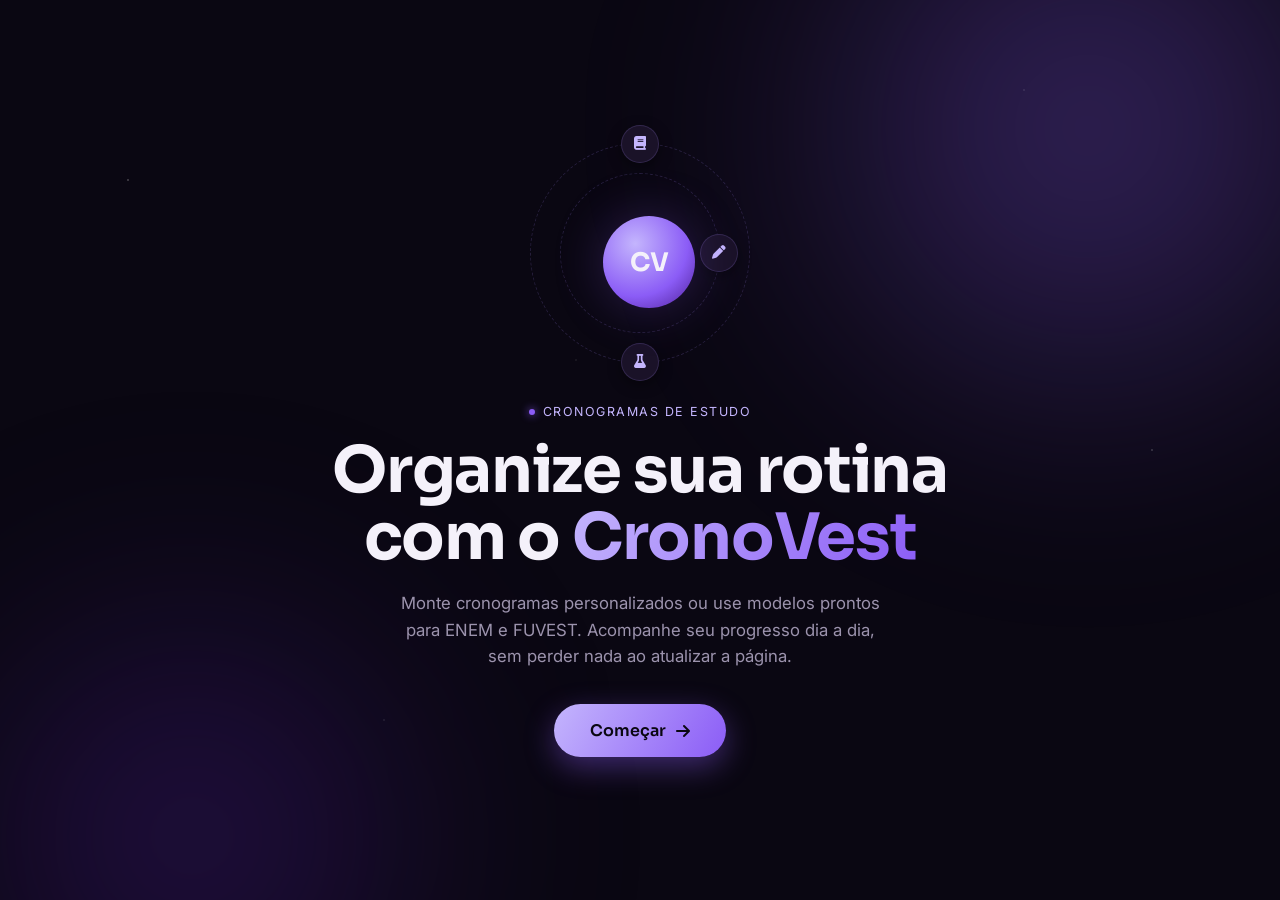
<file: index.html>
<!DOCTYPE html>
<html lang="pt-BR">
<head>
  <meta charset="UTF-8">
  <meta name="viewport" content="width=device-width, initial-scale=1.0">
  <title>CronoVest — Organize seus estudos</title>
  <link rel="preconnect" href="https://fonts.googleapis.com">
  <link href="https://fonts.googleapis.com/css2?family=Sora:wght@600;700&family=Inter:wght@400;500;600&display=swap" rel="stylesheet">
  <link rel="stylesheet" href="https://cdnjs.cloudflare.com/ajax/libs/font-awesome/6.5.1/css/all.min.css">
  <link rel="stylesheet" href="css/style.css">
</head>
<body>
  <div class="stars-layer"></div>

  <main class="hero-page">
    <div class="hero-content">
      <div class="hero-orbit">
        <div class="hero-orbit-ring ring-outer">
          <span class="orbit-chip"><i class="fa-solid fa-book"></i></span>
          <span class="orbit-chip"><i class="fa-solid fa-flask"></i></span>
        </div>
        <div class="hero-orbit-ring ring-inner">
          <span class="orbit-chip"><i class="fa-solid fa-pen"></i></span>
        </div>
        <div class="hero-orbit-core">CV</div>
      </div>

      <p class="eyebrow">Cronogramas de estudo</p>
      <h1 class="hero-title">Organize sua rotina com o <span>CronoVest</span></h1>
      <p class="hero-subtitle">
        Monte cronogramas personalizados ou use modelos prontos para ENEM e FUVEST.
        Acompanhe seu progresso dia a dia, sem perder nada ao atualizar a página.
      </p>

      <button id="btn-comecar" class="btn-primary" type="button">
        Começar <i class="fa-solid fa-arrow-right"></i>
      </button>
    </div>
  </main>

  <script src="js/storage.js"></script>
  <script src="js/data.js"></script>
  <script src="js/main.js"></script>
</body>
</html>
</file>
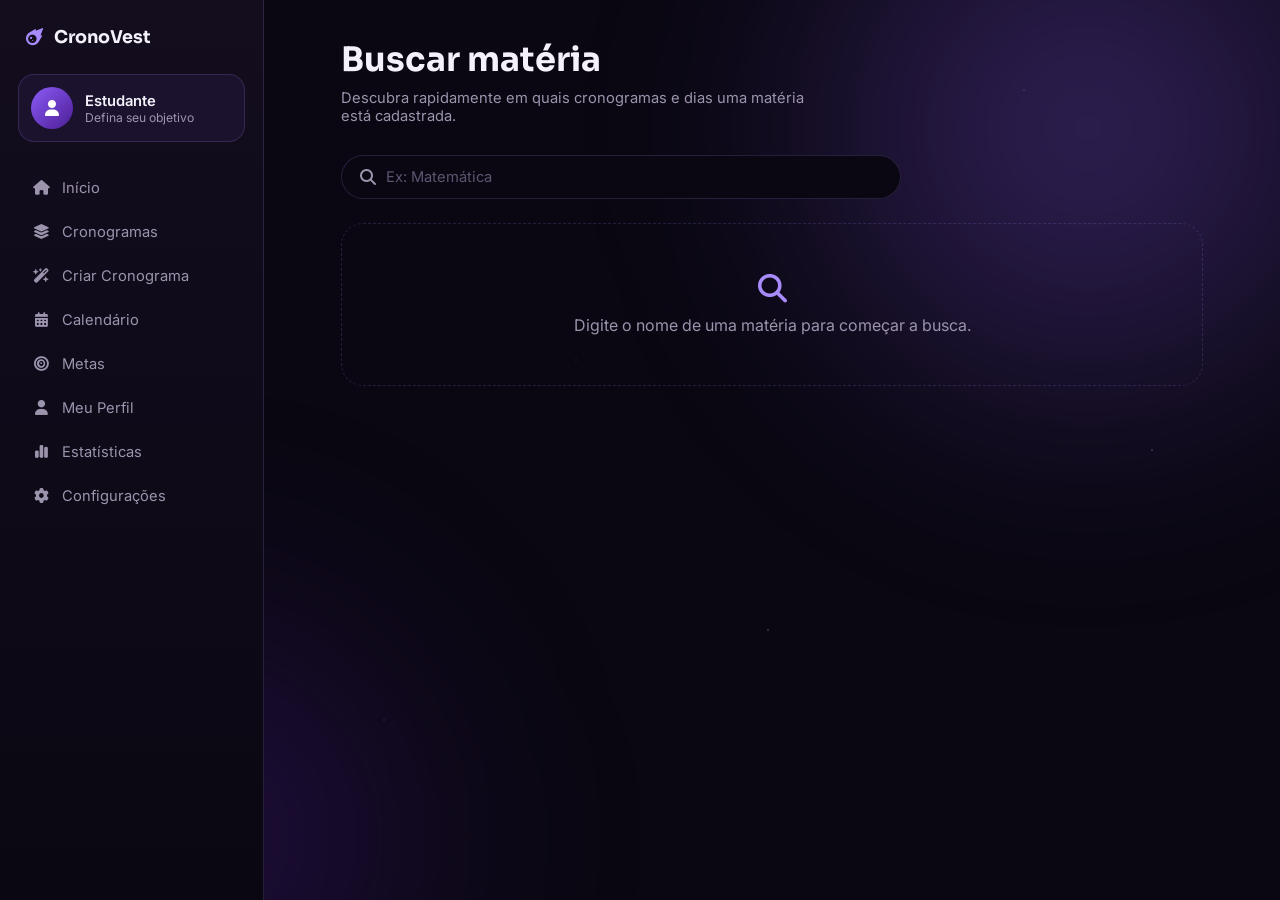
<file: busca.html>
<!DOCTYPE html>
<html lang="pt-BR">
<head>
  <meta charset="UTF-8">
  <meta name="viewport" content="width=device-width, initial-scale=1.0">
  <title>CronoVest — Buscar matéria</title>
  <link rel="preconnect" href="https://fonts.googleapis.com">
  <link href="https://fonts.googleapis.com/css2?family=Sora:wght@600;700&family=Inter:wght@400;500;600&display=swap" rel="stylesheet">
  <link rel="stylesheet" href="https://cdnjs.cloudflare.com/ajax/libs/font-awesome/6.5.1/css/all.min.css">
  <link rel="stylesheet" href="css/style.css">
  <link rel="stylesheet" href="css/nav.css">
  <link rel="stylesheet" href="css/componentes.css">
  <link rel="stylesheet" href="css/pages.css">
</head>
<body>
  <div class="stars-layer"></div>
  <div id="nav-root"></div>

  <div class="app-content">
    <header class="page-intro">
      <div>
        <h1>Buscar matéria</h1>
        <p>Descubra rapidamente em quais cronogramas e dias uma matéria está cadastrada.</p>
      </div>
    </header>

    <section class="page-section">
      <div class="search-box" style="max-width:560px; margin-bottom:24px;">
        <i class="fa-solid fa-magnifying-glass"></i>
        <input type="text" id="search-input" placeholder="Ex: Matemática">
      </div>
      <div id="search-results"></div>
    </section>
  </div>

  <script src="js/storage.js"></script>
  <script src="js/data.js"></script>
  <script src="js/stats.js"></script>
  <script src="js/notifications.js"></script>
  <script src="js/modal.js"></script>
  <script src="js/achievements.js"></script>
  <script src="js/nav.js"></script>
  <script src="js/components.js"></script>
  <script src="js/busca.js"></script>
</body>
</html>
</file>
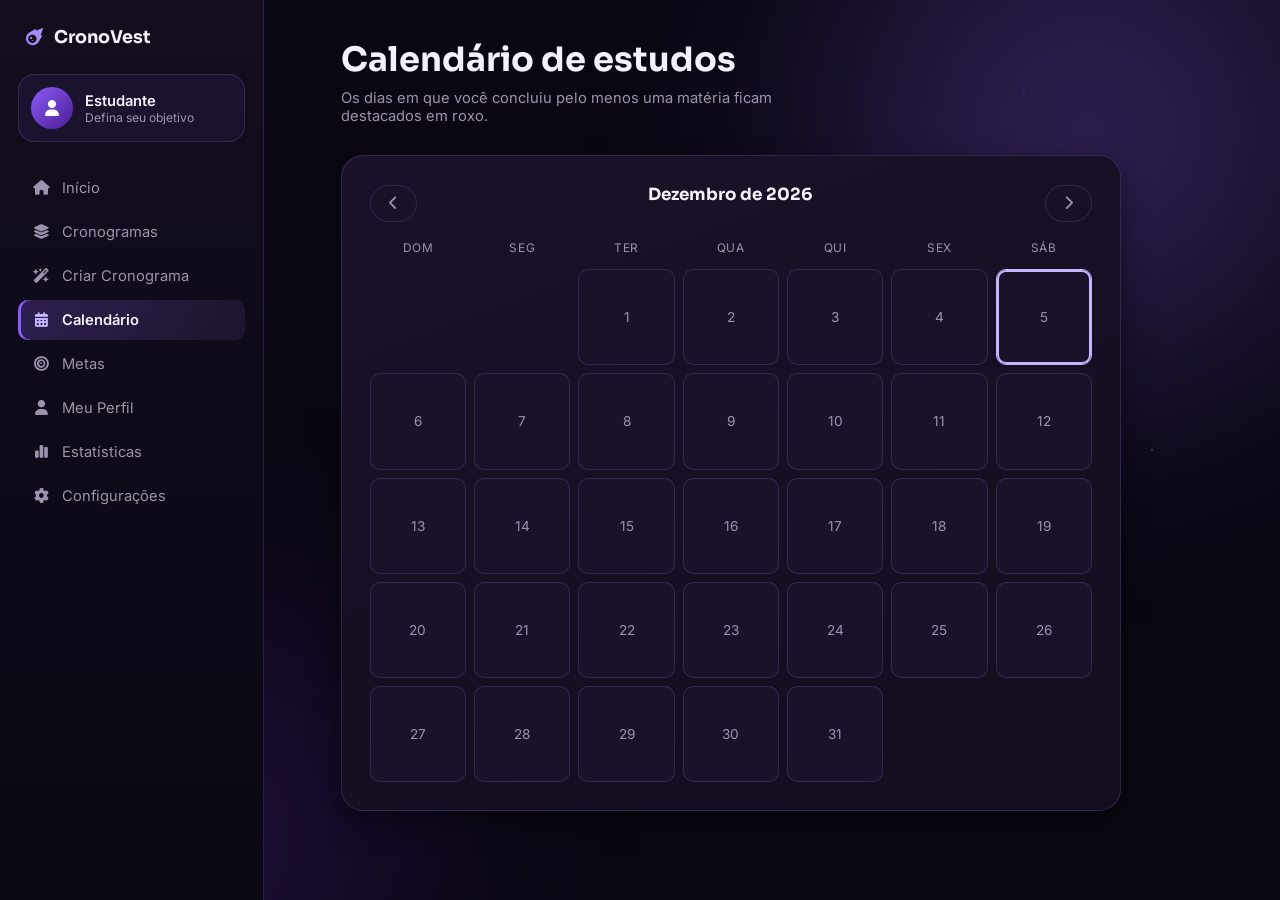
<file: calendario.html>
<!DOCTYPE html>
<html lang="pt-BR">
<head>
  <meta charset="UTF-8">
  <meta name="viewport" content="width=device-width, initial-scale=1.0">
  <title>CronoVest — Calendário</title>
  <link rel="preconnect" href="https://fonts.googleapis.com">
  <link href="https://fonts.googleapis.com/css2?family=Sora:wght@600;700&family=Inter:wght@400;500;600&display=swap" rel="stylesheet">
  <link rel="stylesheet" href="https://cdnjs.cloudflare.com/ajax/libs/font-awesome/6.5.1/css/all.min.css">
  <link rel="stylesheet" href="css/style.css">
  <link rel="stylesheet" href="css/nav.css">
  <link rel="stylesheet" href="css/componentes.css">
  <link rel="stylesheet" href="css/pages.css">
</head>
<body>
  <div class="stars-layer"></div>
  <div id="nav-root"></div>

  <div class="app-content">
    <header class="page-intro">
      <div>
        <h1>Calendário de estudos</h1>
        <p>Os dias em que você concluiu pelo menos uma matéria ficam destacados em roxo.</p>
      </div>
    </header>

    <section class="page-section">
      <div class="settings-card" style="max-width:780px;">
        <div class="calendar-nav">
          <button id="btn-prev-month" class="btn-ghost" type="button"><i class="fa-solid fa-chevron-left"></i></button>
          <h2 id="calendar-month-label">Mês</h2>
          <button id="btn-next-month" class="btn-ghost" type="button"><i class="fa-solid fa-chevron-right"></i></button>
        </div>
        <div class="calendar-grid" id="calendar-weekdays-row"></div>
        <div class="calendar-grid" id="calendar-days-grid" style="margin-top:8px;"></div>
      </div>
    </section>
  </div>

  <script src="js/storage.js"></script>
  <script src="js/data.js"></script>
  <script src="js/stats.js"></script>
  <script src="js/notifications.js"></script>
  <script src="js/modal.js"></script>
  <script src="js/achievements.js"></script>
  <script src="js/nav.js"></script>
  <script src="js/calendario.js"></script>
</body>
</html>
</file>
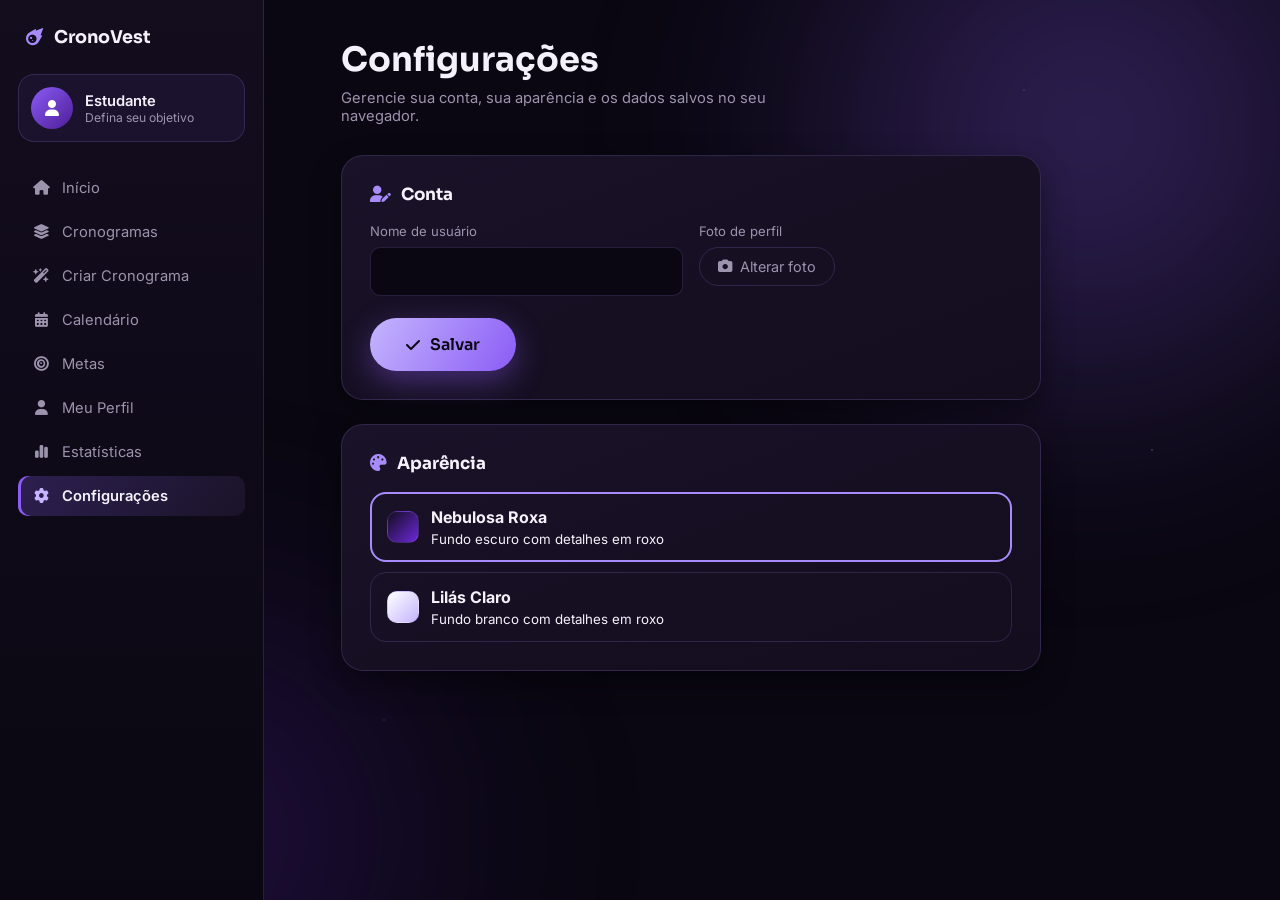
<file: configuracoes.html>
<!DOCTYPE html>
<html lang="pt-BR">
<head>
  <meta charset="UTF-8">
  <meta name="viewport" content="width=device-width, initial-scale=1.0">
  <title>CronoVest — Configurações</title>
  <link rel="preconnect" href="https://fonts.googleapis.com">
  <link href="https://fonts.googleapis.com/css2?family=Sora:wght@600;700&family=Inter:wght@400;500;600&display=swap" rel="stylesheet">
  <link rel="stylesheet" href="https://cdnjs.cloudflare.com/ajax/libs/font-awesome/6.5.1/css/all.min.css">
  <link rel="stylesheet" href="css/style.css">
  <link rel="stylesheet" href="css/nav.css">
  <link rel="stylesheet" href="css/componentes.css">
  <link rel="stylesheet" href="css/pages.css">
</head>
<body>
  <div class="stars-layer"></div>
  <div id="nav-root"></div>

  <div class="app-content">
    <header class="page-intro">
      <div>
        <h1>Configurações</h1>
        <p>Gerencie sua conta, sua aparência e os dados salvos no seu navegador.</p>
      </div>
    </header>

    <section class="page-section">
      <div class="settings-card">
        <h2><i class="fa-solid fa-user-pen"></i> Conta</h2>
        <form id="form-settings-account">
          <div class="settings-row">
            <div class="field-group">
              <label for="settings-input-name">Nome de usuário</label>
              <input type="text" id="settings-input-name" maxlength="40">
            </div>
            <div class="field-group">
              <label>Foto de perfil</label>
              <button type="button" id="settings-btn-avatar" class="btn-ghost">
                <i class="fa-solid fa-camera"></i> Alterar foto
              </button>
              <input type="file" id="settings-input-avatar" accept="image/*" hidden>
            </div>
          </div>
          <button type="submit" class="btn-primary"><i class="fa-solid fa-check"></i> Salvar</button>
        </form>
      </div>

      <div class="settings-card">
        <h2><i class="fa-solid fa-palette"></i> Aparência</h2>
<label class="theme-option theme-choice">
  <span class="theme-swatch theme-swatch-dark" aria-hidden="true"></span>
  <span class="theme-choice-text">
    <strong>Nebulosa Roxa</strong>
    <small>Fundo escuro com detalhes em roxo</small>
  </span>
  <input type="radio" name="site-theme" value="dark" checked>
</label>

<label class="theme-option theme-choice">
  <span class="theme-swatch theme-swatch-light" aria-hidden="true"></span>
  <span class="theme-choice-text">
    <strong>Lilás Claro</strong>
    <small>Fundo branco com detalhes em roxo</small>
  </span>
  <input type="radio" name="site-theme" value="light">
</label>
      </div><!-- fecha o card Aparência -->
    </section>
  </div><!-- fecha .app-content -->

  <script src="js/storage.js"></script>
  <script src="js/data.js"></script>
  <script src="js/stats.js"></script>
  <script src="js/notifications.js"></script>
  <script src="js/modal.js"></script>
  <script src="js/achievements.js"></script>
  <script src="js/nav.js"></script>
  <script src="js/configuracoes.js"></script>
</body>
</html>
</file>
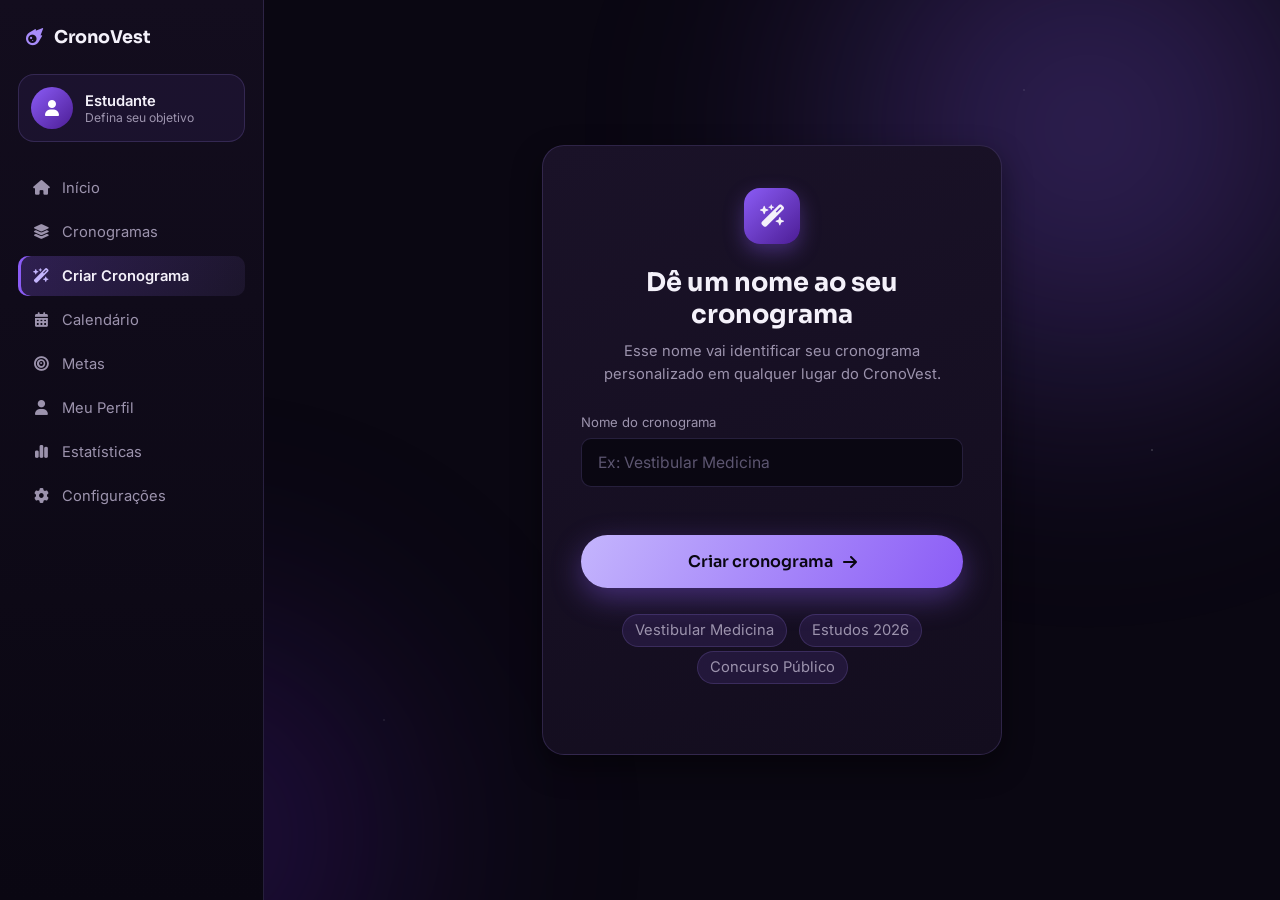
<file: criar-cronograma.html>
<!DOCTYPE html>
<html lang="pt-BR">
<head>
  <meta charset="UTF-8">
  <meta name="viewport" content="width=device-width, initial-scale=1.0">
  <title>CronoVest — Criar cronograma</title>
  <link rel="preconnect" href="https://fonts.googleapis.com">
  <link href="https://fonts.googleapis.com/css2?family=Sora:wght@600;700&family=Inter:wght@400;500;600&display=swap" rel="stylesheet">
  <link rel="stylesheet" href="https://cdnjs.cloudflare.com/ajax/libs/font-awesome/6.5.1/css/all.min.css">
  <link rel="stylesheet" href="css/style.css">
  <link rel="stylesheet" href="css/nav.css">
  <link rel="stylesheet" href="css/componentes.css">
</head>
<body>
  <div class="stars-layer"></div>
  <div id="nav-root"></div>

  <div class="app-content">
    <main class="create-page">
      <div class="create-card">
        <div class="choice-icon"><i class="fa-solid fa-wand-magic-sparkles"></i></div>
        <h1>Dê um nome ao seu cronograma</h1>
        <p>Esse nome vai identificar seu cronograma personalizado em qualquer lugar do CronoVest.</p>

        <form id="form-criar-cronograma" novalidate>
          <div class="field-group">
            <label for="input-nome-cronograma">Nome do cronograma</label>
            <input
              type="text"
              id="input-nome-cronograma"
              placeholder="Ex: Vestibular Medicina"
              maxlength="40"
              autocomplete="off"
            >
            <span class="field-error" id="erro-nome-cronograma"></span>
          </div>

          <button type="submit" class="btn-primary">
            Criar cronograma <i class="fa-solid fa-arrow-right"></i>
          </button>
        </form>

        <p class="create-examples">
          <span>Vestibular Medicina</span>
          <span>Estudos 2026</span>
          <span>Concurso Público</span>
        </p>
      </div>
    </main>
  </div>

  <script src="js/storage.js"></script>
  <script src="js/data.js"></script>
  <script src="js/notifications.js"></script>
  <script src="js/nav.js"></script>
  <script src="js/main.js"></script>
</body>
</html>
</file>
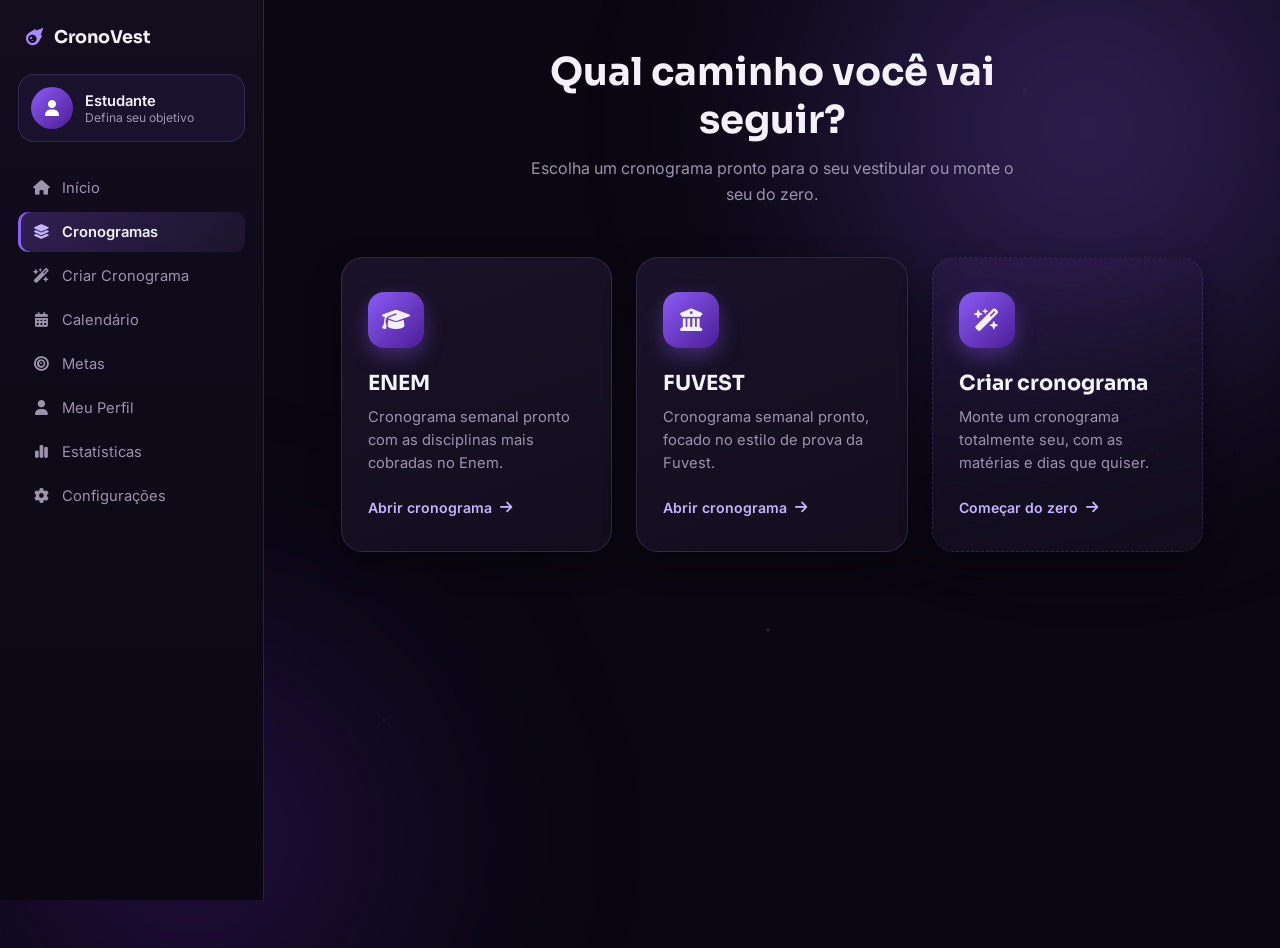
<file: cronograma-personalizado.html>
<!DOCTYPE html>
<html lang="pt-BR">
<head>
  <meta charset="UTF-8">
  <meta name="viewport" content="width=device-width, initial-scale=1.0">
  <title>CronoVest — Cronograma Personalizado</title>
  <link rel="preconnect" href="https://fonts.googleapis.com">
  <link href="https://fonts.googleapis.com/css2?family=Sora:wght@600;700&family=Inter:wght@400;500;600&display=swap" rel="stylesheet">
  <link rel="stylesheet" href="https://cdnjs.cloudflare.com/ajax/libs/font-awesome/6.5.1/css/all.min.css">
  <link rel="stylesheet" href="css/style.css">
  <link rel="stylesheet" href="css/nav.css">
  <link rel="stylesheet" href="css/componentes.css">
  <link rel="stylesheet" href="css/cronograma.css">
</head>
<body>
  <div class="stars-layer"></div>
  <div id="nav-root"></div>

  <div class="app-content">
    <div id="schedule-root" class="schedule-page">
      <header class="schedule-header">
        <span class="brand-mini"><i class="fa-solid fa-meteor"></i> CronoVest</span>
        <div style="display:flex; align-items:center; gap:10px;">
          <button id="btn-favorite-schedule" class="icon-btn" type="button" title="Adicionar aos favoritos">
            <i class="fa-solid fa-star"></i>
          </button>
          <button id="btn-delete-schedule" class="icon-btn" type="button" title="Excluir cronograma">
            <i class="fa-solid fa-trash"></i>
          </button>
          <button id="btn-voltar" class="btn-ghost" type="button">
            <i class="fa-solid fa-arrow-left"></i> Trocar cronograma
          </button>
        </div>
      </header>

      <h1 id="schedule-name">Cronograma</h1>
      <p class="schedule-subtitle">Marque as matérias concluídas e acompanhe seu progresso por dia.</p>

      <div class="day-track-wrapper">
        <div class="day-track" id="day-track"></div>
      </div>

      <section class="subjects-card" id="subjects-card">
        <div class="subjects-card-header">
          <h2 id="current-day-label">Segunda</h2>
          <button id="btn-toggle-edit" class="btn-edit-toggle" type="button">
            <i class="fa-solid fa-pen"></i><span>Editar</span>
          </button>
        </div>

        <ul class="subject-list" id="subject-list"></ul>

        <div id="add-subject-container"></div>

        <div class="progress-section">
          <div class="progress-track">
            <div class="progress-fill" id="progress-fill"></div>
          </div>
          <span class="progress-label" id="progress-label"></span>
        </div>
      </section>
    </div>
  </div>

  <script src="js/storage.js"></script>
  <script src="js/data.js"></script>
  <script src="js/notifications.js"></script>
  <script src="js/modal.js"></script>
  <script src="js/stats.js"></script>
  <script src="js/achievements.js"></script>
  <script src="js/nav.js"></script>
  <script src="js/cronograma.js"></script>
</body>
</html>
</file>
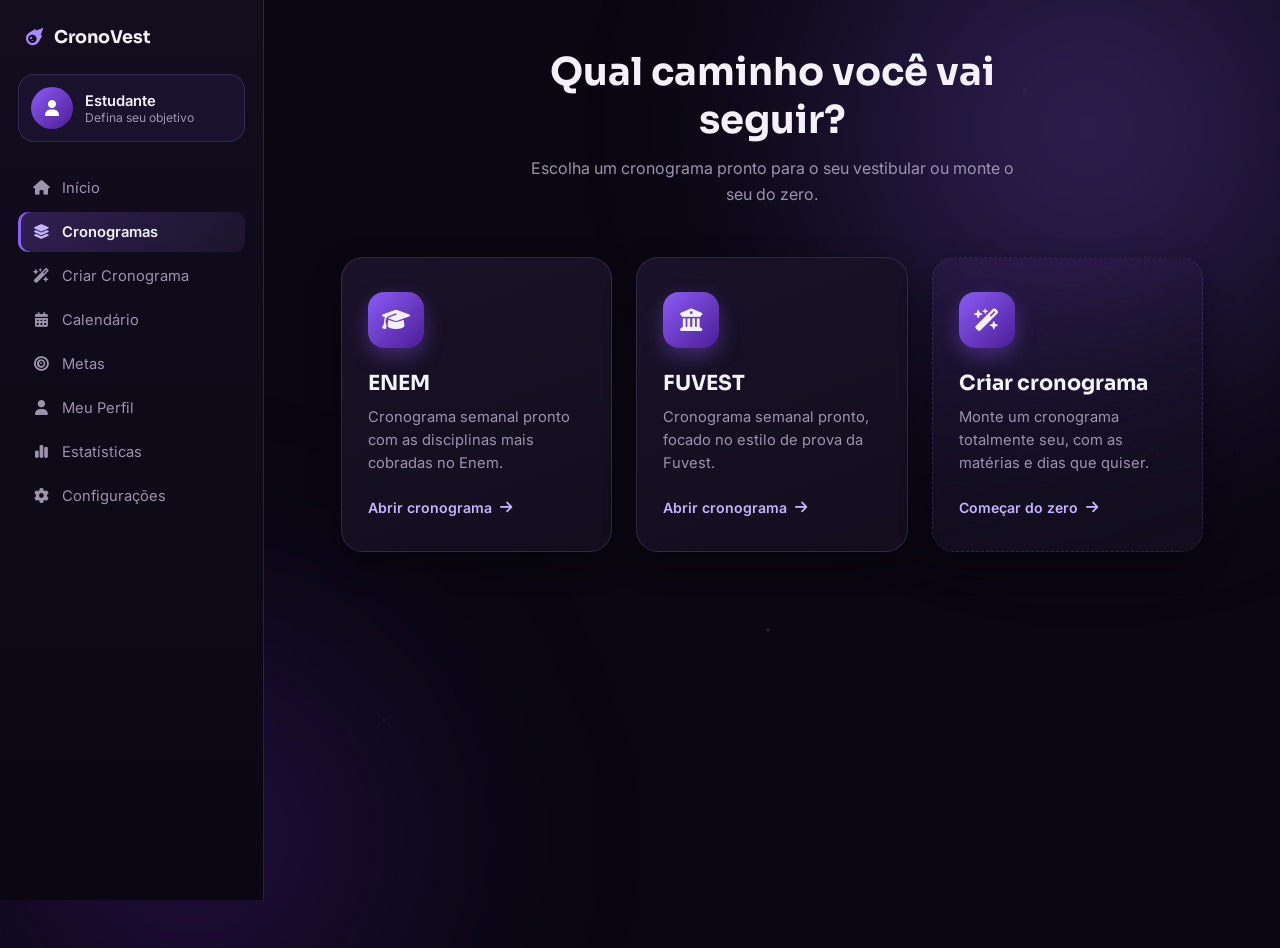
<file: cronograma.html>
<!DOCTYPE html>
<html lang="pt-BR">
<head>
  <meta charset="UTF-8">
  <meta name="viewport" content="width=device-width, initial-scale=1.0">
  <title>CronoVest — Cronograma</title>
  <link rel="preconnect" href="https://fonts.googleapis.com">
  <link href="https://fonts.googleapis.com/css2?family=Sora:wght@600;700&family=Inter:wght@400;500;600&display=swap" rel="stylesheet">
  <link rel="stylesheet" href="https://cdnjs.cloudflare.com/ajax/libs/font-awesome/6.5.1/css/all.min.css">
  <link rel="stylesheet" href="css/style.css">
  <link rel="stylesheet" href="css/nav.css">
  <link rel="stylesheet" href="css/componentes.css">
  <link rel="stylesheet" href="css/cronograma.css">
</head>
<body>
  <div class="stars-layer"></div>
  <div id="nav-root"></div>

  <div class="app-content">
    <div id="schedule-root" class="schedule-page">
      <header class="schedule-header">
        <span class="brand-mini"><i class="fa-solid fa-meteor"></i> CronoVest</span>
        <div style="display:flex; align-items:center; gap:10px;">
          <button id="btn-favorite-schedule" class="icon-btn" type="button" title="Adicionar aos favoritos">
            <i class="fa-solid fa-star"></i>
          </button>
          <button id="btn-delete-schedule" class="icon-btn" type="button" title="Excluir cronograma">
            <i class="fa-solid fa-trash"></i>
          </button>
          <button id="btn-voltar" class="btn-ghost" type="button">
            <i class="fa-solid fa-arrow-left"></i> Trocar cronograma
          </button>
        </div>
      </header>

      <h1 id="schedule-name">Cronograma</h1>
      <p class="schedule-subtitle">Marque as matérias concluídas e acompanhe seu progresso por dia.</p>

      <div class="day-track-wrapper">
        <div class="day-track" id="day-track"></div>
      </div>

      <section class="subjects-card" id="subjects-card">
        <div class="subjects-card-header">
          <h2 id="current-day-label">Segunda</h2>
          <button id="btn-toggle-edit" class="btn-edit-toggle" type="button">
            <i class="fa-solid fa-pen"></i><span>Editar</span>
          </button>
        </div>

        <ul class="subject-list" id="subject-list"></ul>

        <div id="add-subject-container"></div>

        <div class="progress-section">
          <div class="progress-track">
            <div class="progress-fill" id="progress-fill"></div>
          </div>
          <span class="progress-label" id="progress-label"></span>
        </div>
      </section>
    </div>
  </div>

  <script src="js/storage.js"></script>
  <script src="js/data.js"></script>
  <script src="js/notifications.js"></script>
  <script src="js/modal.js"></script>
  <script src="js/stats.js"></script>
  <script src="js/achievements.js"></script>
  <script src="js/nav.js"></script>
  <script src="js/cronograma.js"></script>
</body>
</html>
</file>
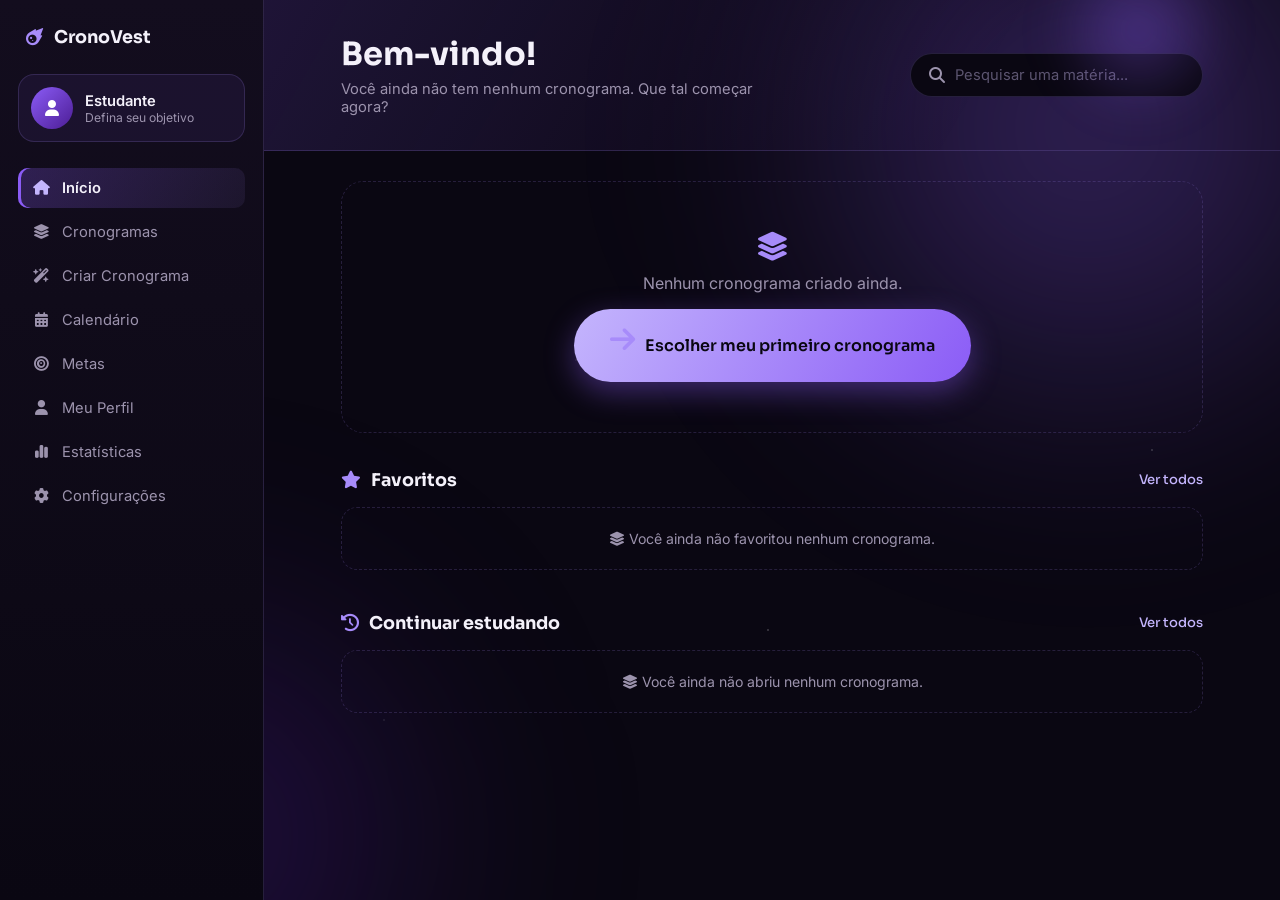
<file: dashboard.html>
<!DOCTYPE html>
<html lang="pt-BR">
<head>
  <meta charset="UTF-8">
  <meta name="viewport" content="width=device-width, initial-scale=1.0">
  <title>CronoVest — Início</title>
  <link rel="preconnect" href="https://fonts.googleapis.com">
  <link href="https://fonts.googleapis.com/css2?family=Sora:wght@600;700&family=Inter:wght@400;500;600&display=swap" rel="stylesheet">
  <link rel="stylesheet" href="https://cdnjs.cloudflare.com/ajax/libs/font-awesome/6.5.1/css/all.min.css">
  <link rel="stylesheet" href="css/style.css">
  <link rel="stylesheet" href="css/nav.css">
  <link rel="stylesheet" href="css/componentes.css">
  <link rel="stylesheet" href="css/pages.css">
</head>
<body>
  <div class="stars-layer"></div>
  <div id="nav-root"></div>

  <div class="app-content">
    <header class="welcome-banner">
      <div>
        <h1 id="welcome-title">Bem-vindo!</h1>
        <p>Aqui está um resumo da sua rotina de estudos hoje.</p>
      </div>
      <div class="search-box">
        <i class="fa-solid fa-magnifying-glass"></i>
        <input type="text" id="dashboard-search-input" placeholder="Pesquisar uma matéria...">
      </div>
    </header>

    <section class="page-section">
      <div class="stat-grid" id="dashboard-stats"></div>
    </section>

    <section class="page-section">
      <h2 class="section-title">
        <i class="fa-solid fa-star"></i> Favoritos
        <a href="escolha.html" class="see-all">Ver todos</a>
      </h2>
      <div id="favorites-list" class="schedule-strip"></div>
    </section>

    <section class="page-section">
      <h2 class="section-title">
        <i class="fa-solid fa-clock-rotate-left"></i> Continuar estudando
        <a href="escolha.html" class="see-all">Ver todos</a>
      </h2>
      <div id="recent-list" class="schedule-strip"></div>
    </section>
  </div>

  <script src="js/storage.js"></script>
  <script src="js/data.js"></script>
  <script src="js/stats.js"></script>
  <script src="js/notifications.js"></script>
  <script src="js/modal.js"></script>
  <script src="js/achievements.js"></script>
  <script src="js/nav.js"></script>
  <script src="js/components.js"></script>
  <script src="js/dashboard.js"></script>
</body>
</html>
</file>
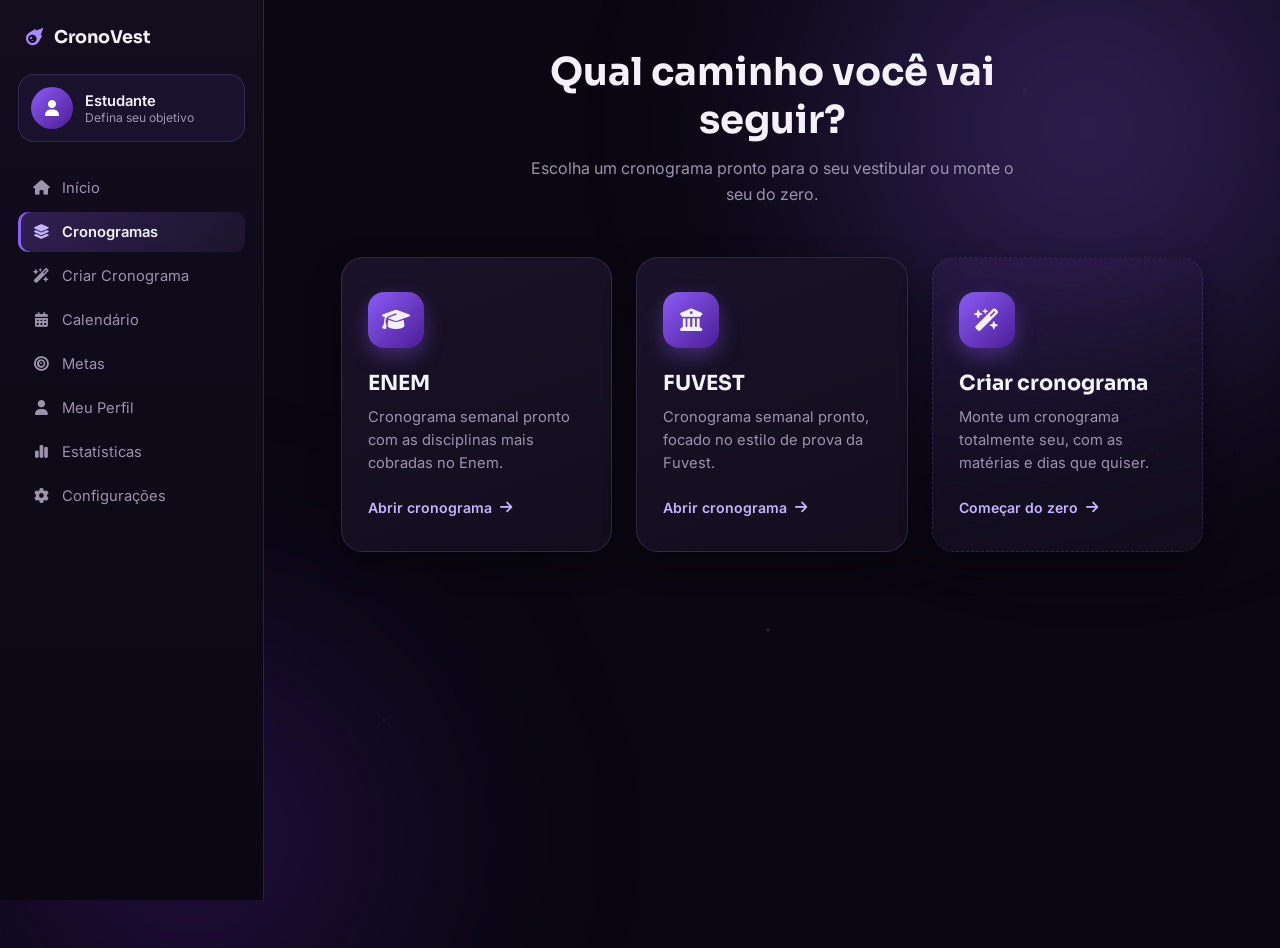
<file: escolha.html>
<!DOCTYPE html>
<html lang="pt-BR">
<head>
  <meta charset="UTF-8">
  <meta name="viewport" content="width=device-width, initial-scale=1.0">
  <title>CronoVest — Escolha seu cronograma</title>
  <link rel="preconnect" href="https://fonts.googleapis.com">
  <link href="https://fonts.googleapis.com/css2?family=Sora:wght@600;700&family=Inter:wght@400;500;600&display=swap" rel="stylesheet">
  <link rel="stylesheet" href="https://cdnjs.cloudflare.com/ajax/libs/font-awesome/6.5.1/css/all.min.css">
  <link rel="stylesheet" href="css/style.css">
  <link rel="stylesheet" href="css/nav.css">
  <link rel="stylesheet" href="css/componentes.css">
</head>
<body>
  <div class="stars-layer"></div>
  <div id="nav-root"></div>

  <div class="app-content">
    <main class="choice-page">
      <div class="choice-intro">
        <h1>Qual caminho você vai seguir?</h1>
        <p>Escolha um cronograma pronto para o seu vestibular ou monte o seu do zero.</p>
      </div>

      <div class="choice-grid">
        <article id="card-enem" class="choice-card">
          <div class="choice-icon"><i class="fa-solid fa-graduation-cap"></i></div>
          <h2>ENEM</h2>
          <p>Cronograma semanal pronto com as disciplinas mais cobradas no Enem.</p>
          <span class="choice-action">Abrir cronograma <i class="fa-solid fa-arrow-right"></i></span>
        </article>

        <article id="card-fuvest" class="choice-card">
          <div class="choice-icon"><i class="fa-solid fa-building-columns"></i></div>
          <h2>FUVEST</h2>
          <p>Cronograma semanal pronto, focado no estilo de prova da Fuvest.</p>
          <span class="choice-action">Abrir cronograma <i class="fa-solid fa-arrow-right"></i></span>
        </article>

        <article id="card-criar" class="choice-card is-create">
          <div class="choice-icon"><i class="fa-solid fa-wand-magic-sparkles"></i></div>
          <h2>Criar cronograma</h2>
          <p>Monte um cronograma totalmente seu, com as matérias e dias que quiser.</p>
          <span class="choice-action">Começar do zero <i class="fa-solid fa-arrow-right"></i></span>
        </article>
      </div>
    </main>
  </div>

  <script src="js/storage.js"></script>
  <script src="js/data.js"></script>
  <script src="js/notifications.js"></script>
  <script src="js/nav.js"></script>
  <script src="js/main.js"></script>
</body>
</html>
</file>
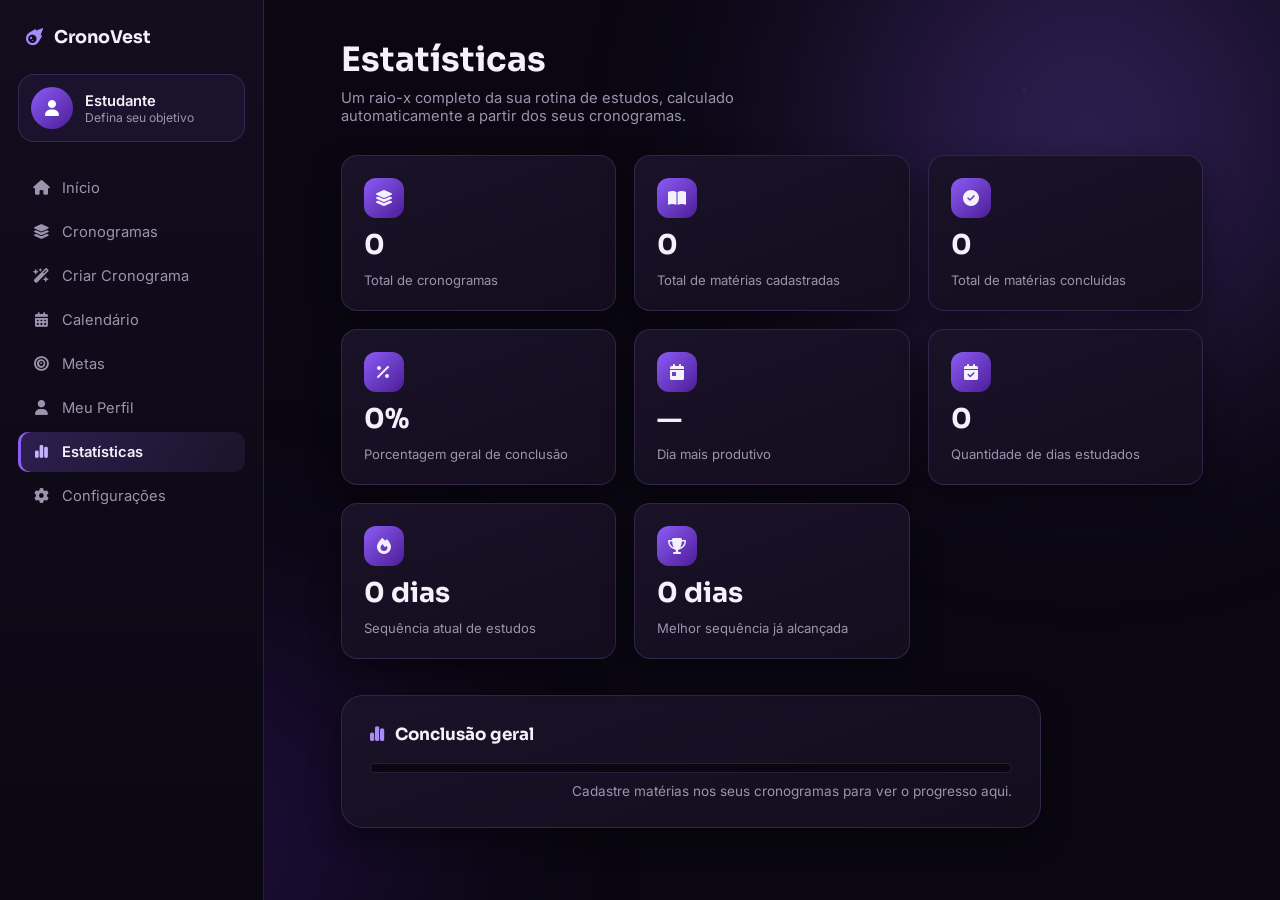
<file: estatisticas.html>
<!DOCTYPE html>
<html lang="pt-BR">
<head>
  <meta charset="UTF-8">
  <meta name="viewport" content="width=device-width, initial-scale=1.0">
  <title>CronoVest — Estatísticas</title>
  <link rel="preconnect" href="https://fonts.googleapis.com">
  <link href="https://fonts.googleapis.com/css2?family=Sora:wght@600;700&family=Inter:wght@400;500;600&display=swap" rel="stylesheet">
  <link rel="stylesheet" href="https://cdnjs.cloudflare.com/ajax/libs/font-awesome/6.5.1/css/all.min.css">
  <link rel="stylesheet" href="css/style.css">
  <link rel="stylesheet" href="css/nav.css">
  <link rel="stylesheet" href="css/componentes.css">
  <link rel="stylesheet" href="css/pages.css">
</head>
<body>
  <div class="stars-layer"></div>
  <div id="nav-root"></div>

  <div class="app-content">
    <header class="page-intro">
      <div>
        <h1>Estatísticas</h1>
        <p>Um raio-x completo da sua rotina de estudos, calculado automaticamente a partir dos seus cronogramas.</p>
      </div>
    </header>

    <section class="page-section">
      <div class="stat-grid" id="full-stats-grid"></div>
    </section>

    <section class="page-section">
      <div class="settings-card">
        <h2><i class="fa-solid fa-chart-simple"></i> Conclusão geral</h2>
        <div class="progress-section" style="margin-top:0;">
          <div class="progress-track">
            <div class="progress-fill" id="overall-progress-fill"></div>
          </div>
          <span class="progress-label" id="overall-progress-label"></span>
        </div>
      </div>
    </section>
  </div>

  <script src="js/storage.js"></script>
  <script src="js/data.js"></script>
  <script src="js/stats.js"></script>
  <script src="js/notifications.js"></script>
  <script src="js/modal.js"></script>
  <script src="js/achievements.js"></script>
  <script src="js/nav.js"></script>
  <script src="js/estatisticas.js"></script>
</body>
</html>
</file>
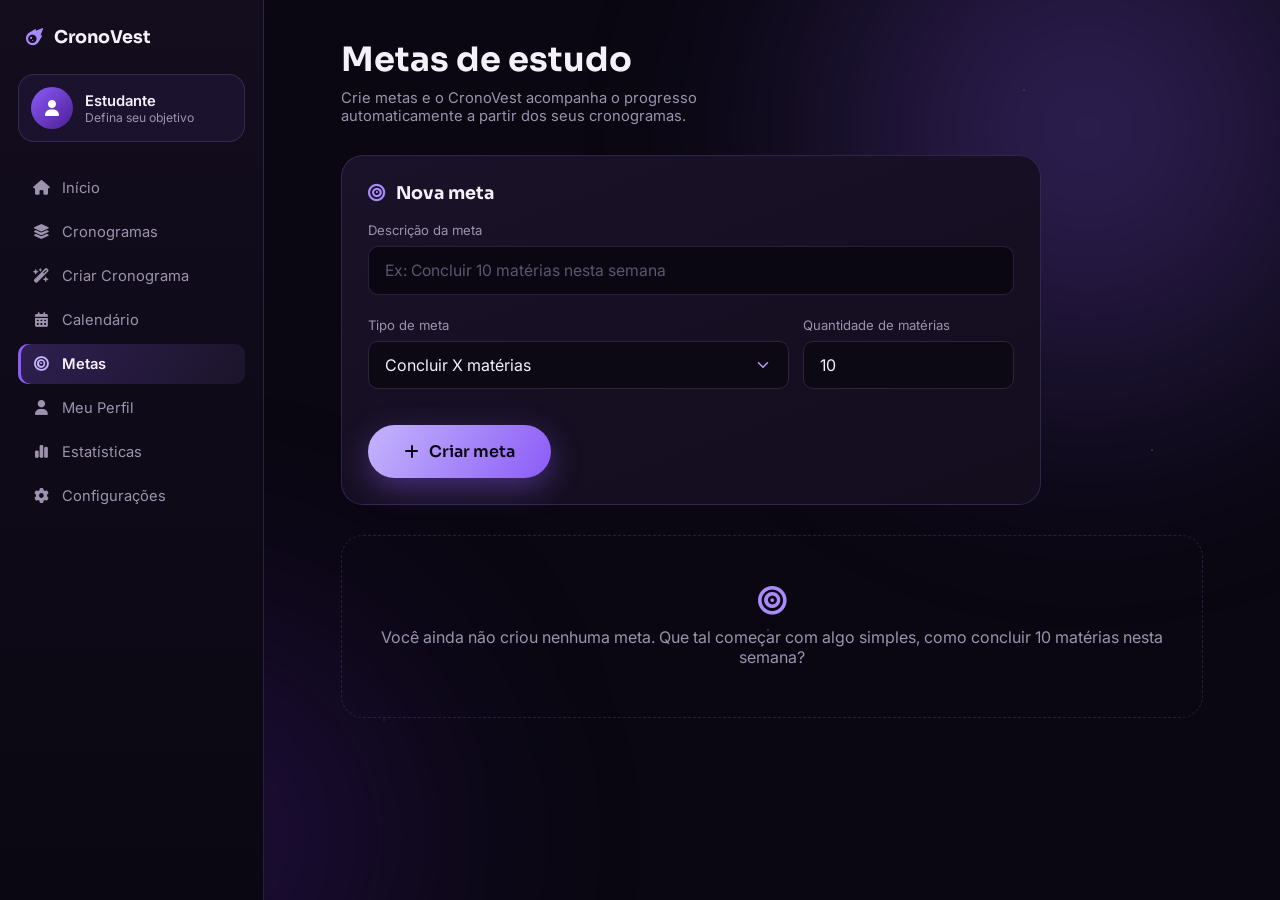
<file: metas.html>
<!DOCTYPE html>
<html lang="pt-BR">
<head>
  <meta charset="UTF-8">
  <meta name="viewport" content="width=device-width, initial-scale=1.0">
  <title>CronoVest — Metas</title>
  <link rel="preconnect" href="https://fonts.googleapis.com">
  <link href="https://fonts.googleapis.com/css2?family=Sora:wght@600;700&family=Inter:wght@400;500;600&display=swap" rel="stylesheet">
  <link rel="stylesheet" href="https://cdnjs.cloudflare.com/ajax/libs/font-awesome/6.5.1/css/all.min.css">
  <link rel="stylesheet" href="css/style.css">
  <link rel="stylesheet" href="css/nav.css">
  <link rel="stylesheet" href="css/componentes.css">
  <link rel="stylesheet" href="css/pages.css">
</head>
<body>
  <div class="stars-layer"></div>
  <div id="nav-root"></div>

  <div class="app-content">
    <header class="page-intro">
      <div>
        <h1>Metas de estudo</h1>
        <p>Crie metas e o CronoVest acompanha o progresso automaticamente a partir dos seus cronogramas.</p>
      </div>
    </header>

    <section class="page-section">
      <div class="goal-form-card">
        <h2 class="section-title" style="margin-bottom:18px;"><i class="fa-solid fa-bullseye"></i> Nova meta</h2>
        <form id="form-add-goal">
          <div class="field-group">
            <label for="goal-description">Descrição da meta</label>
            <input type="text" id="goal-description" maxlength="60" placeholder="Ex: Concluir 10 matérias nesta semana" required>
          </div>

          <div class="goal-form-row">
            <div class="field-group">
              <label for="goal-type">Tipo de meta</label>
              <select id="goal-type" style="width:100%;">
                <option value="subjects">Concluir X matérias</option>
                <option value="schedule">Finalizar um cronograma até uma data</option>
              </select>
            </div>
            <div class="field-group" id="goal-target-field">
              <label for="goal-target">Quantidade de matérias</label>
              <input type="number" id="goal-target" min="1" max="500" value="10">
            </div>
          </div>

          <div class="goal-form-row" id="goal-schedule-fields" style="display:none;">
            <div class="field-group">
              <label for="goal-schedule">Cronograma</label>
              <select id="goal-schedule" style="width:100%;"></select>
            </div>
            <div class="field-group">
              <label for="goal-deadline">Data limite</label>
              <input type="date" id="goal-deadline">
            </div>
          </div>

          <button type="submit" class="btn-primary"><i class="fa-solid fa-plus"></i> Criar meta</button>
        </form>
      </div>

      <div id="goals-list"></div>
    </section>
  </div>

  <script src="js/storage.js"></script>
  <script src="js/data.js"></script>
  <script src="js/stats.js"></script>
  <script src="js/notifications.js"></script>
  <script src="js/modal.js"></script>
  <script src="js/achievements.js"></script>
  <script src="js/nav.js"></script>
  <script src="js/metas.js"></script>
</body>
</html>
</file>
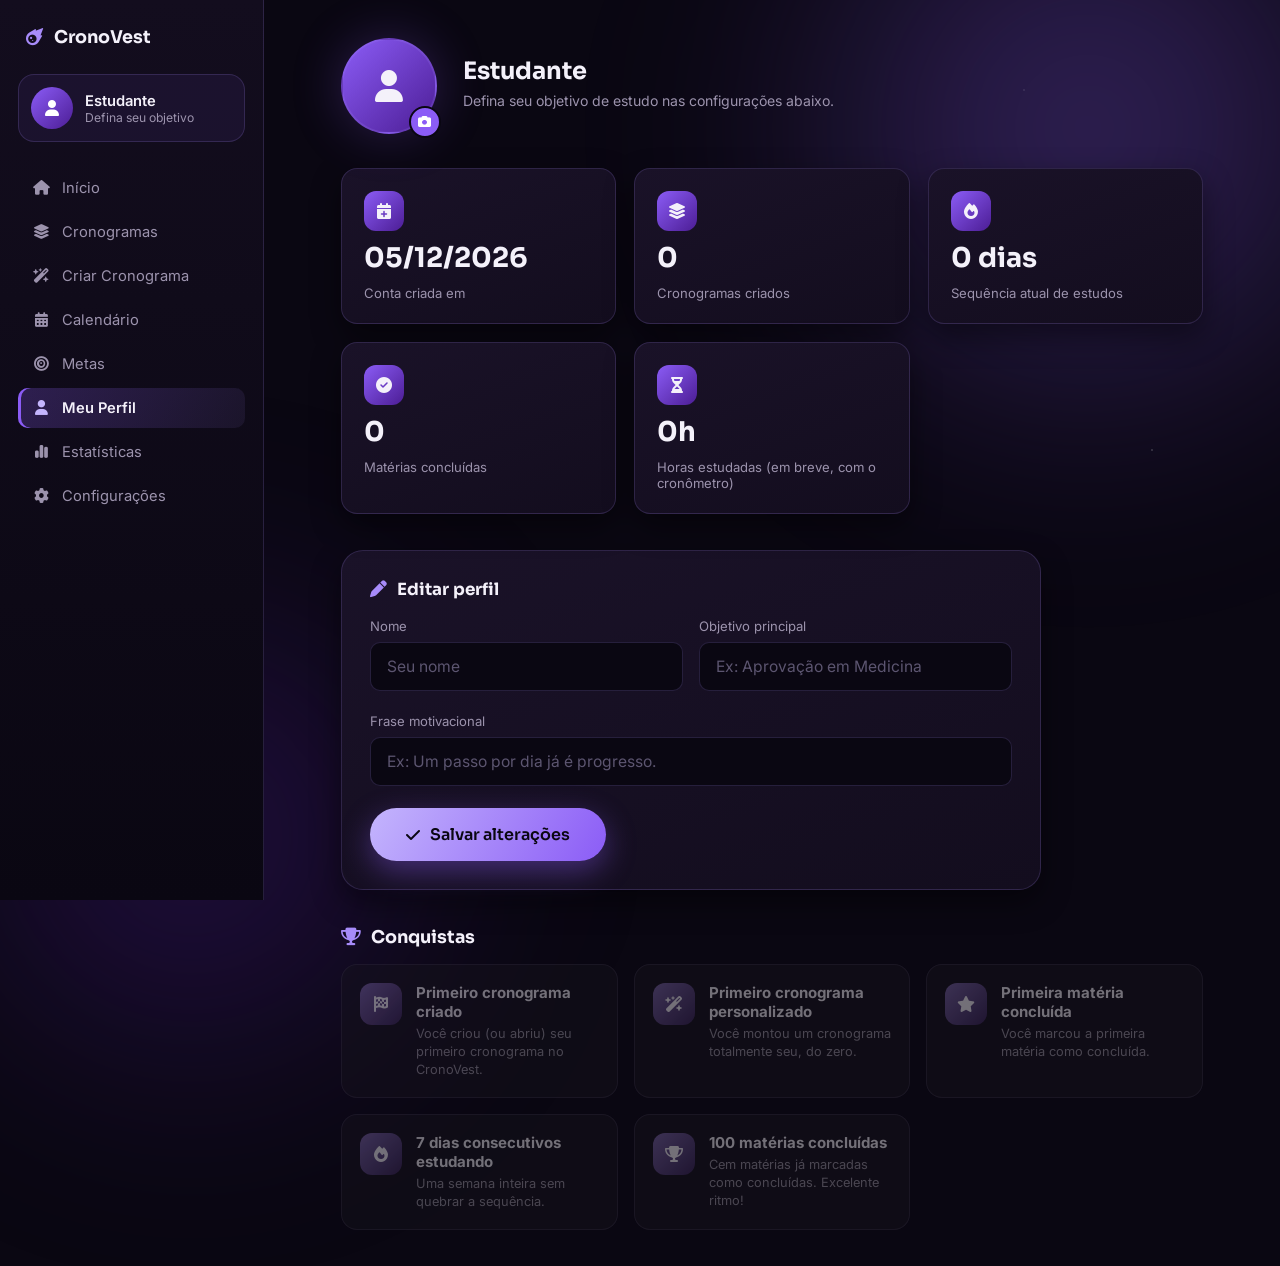
<file: perfil.html>
<!DOCTYPE html>
<html lang="pt-BR">
<head>
  <meta charset="UTF-8">
  <meta name="viewport" content="width=device-width, initial-scale=1.0">
  <title>CronoVest — Meu Perfil</title>
  <link rel="preconnect" href="https://fonts.googleapis.com">
  <link href="https://fonts.googleapis.com/css2?family=Sora:wght@600;700&family=Inter:wght@400;500;600&display=swap" rel="stylesheet">
  <link rel="stylesheet" href="https://cdnjs.cloudflare.com/ajax/libs/font-awesome/6.5.1/css/all.min.css">
  <link rel="stylesheet" href="css/style.css">
  <link rel="stylesheet" href="css/nav.css">
  <link rel="stylesheet" href="css/componentes.css">
  <link rel="stylesheet" href="css/pages.css">
</head>
<body>
  <div class="stars-layer"></div>
  <div id="nav-root"></div>

  <div class="app-content">
    <header class="profile-header">
      <div class="avatar-upload">
        <div class="avatar-preview" id="avatar-preview"><i class="fa-solid fa-user"></i></div>
        <button class="avatar-edit-btn" id="btn-change-avatar" type="button" title="Alterar foto">
          <i class="fa-solid fa-camera"></i>
        </button>
        <input type="file" id="input-avatar" accept="image/*" hidden>
      </div>
      <div class="profile-header-info">
        <h1 id="profile-name-display">Estudante</h1>
        <p id="profile-objective-display">Defina seu objetivo de estudo</p>
        <p class="profile-quote" id="profile-quote-display"></p>
      </div>
    </header>

    <section class="page-section">
      <div class="stat-grid" id="profile-stats"></div>
    </section>

    <section class="page-section">
      <div class="settings-card">
        <h2><i class="fa-solid fa-pen"></i> Editar perfil</h2>
        <form id="form-edit-profile">
          <div class="settings-row">
            <div class="field-group">
              <label for="input-profile-name">Nome</label>
              <input type="text" id="input-profile-name" maxlength="40" placeholder="Seu nome">
            </div>
            <div class="field-group">
              <label for="input-profile-objective">Objetivo principal</label>
              <input type="text" id="input-profile-objective" maxlength="60" placeholder="Ex: Aprovação em Medicina">
            </div>
          </div>
          <div class="field-group">
            <label for="input-profile-quote">Frase motivacional</label>
            <input type="text" id="input-profile-quote" maxlength="80" placeholder="Ex: Um passo por dia já é progresso.">
          </div>
          <button type="submit" class="btn-primary"><i class="fa-solid fa-check"></i> Salvar alterações</button>
        </form>
      </div>
    </section>

    <section class="page-section">
      <h2 class="section-title"><i class="fa-solid fa-trophy"></i> Conquistas</h2>
      <div class="achievement-grid" id="achievements-grid"></div>
    </section>
  </div>

  <script src="js/storage.js"></script>
  <script src="js/data.js"></script>
  <script src="js/stats.js"></script>
  <script src="js/notifications.js"></script>
  <script src="js/modal.js"></script>
  <script src="js/achievements.js"></script>
  <script src="js/nav.js"></script>
  <script src="js/perfil.js"></script>
</body>
</html>
</file>
<file: css/style.css>
/* ===================================================================
   style.css
   Estilos globais do CronoVest: tokens de design, reset, fundo
   "nebulosa", header reutilizável e as páginas index / escolha /
   criar-cronograma. Estilos exclusivos da tela de cronograma estão
   em cronograma.css.
   =================================================================== */

:root {
  /* Paleta — preto profundo com gradientes roxos */
  --bg-base:        #0A0712;
  --bg-elevated:     #130D1E;
  --bg-card:         #1A1228;
  --purple-deep:     #4C1D95;
  --purple-primary:  #8B5CF6;
  --purple-soft:     #A78BFA;
  --accent-glow:     #C4B5FD;
  --text-primary:    #F4F1FA;
  --text-muted:      #9C93AD;
  --success:         #34D399;
  --danger:          #F87171;
  --border-subtle:   rgba(167, 139, 250, 0.18);
  --shadow-glow:     0 0 50px rgba(139, 92, 246, 0.25);
  --shadow-card:     0 12px 30px rgba(0, 0, 0, 0.45);

  --radius-lg: 22px;
  --radius-md: 16px;
  --radius-sm: 10px;

  --font-display: 'Sora', sans-serif;
  --font-body: 'Inter', sans-serif;
}

/* ---------- Reset básico ---------- */
* { margin: 0; padding: 0; box-sizing: border-box; }

html { scroll-behavior: smooth; }

body {
  font-family: var(--font-body);
  background-color: var(--bg-base);
  color: var(--text-primary);
  min-height: 100vh;
  position: relative;
  overflow-x: hidden;
}

img { max-width: 100%; display: block; }

button, input {
  font-family: inherit;
  color: inherit;
}

a { color: inherit; text-decoration: none; }

:focus-visible {
  outline: 2px solid var(--purple-soft);
  outline-offset: 3px;
}

/* ---------- Fundo "nebulosa" presente em todas as páginas ---------- */
body::before,
body::after {
  content: '';
  position: fixed;
  border-radius: 50%;
  filter: blur(90px);
  z-index: -2;
  pointer-events: none;
}

body::before {
  width: 60vw;
  height: 60vw;
  top: -20vw;
  right: -15vw;
  background: radial-gradient(circle, rgba(139, 92, 246, 0.35), transparent 70%);
}

body::after {
  width: 50vw;
  height: 50vw;
  bottom: -20vw;
  left: -10vw;
  background: radial-gradient(circle, rgba(76, 29, 149, 0.4), transparent 70%);
}

.stars-layer {
  position: fixed;
  inset: 0;
  z-index: -1;
  pointer-events: none;
  background-image:
    radial-gradient(1.5px 1.5px at 10% 20%, rgba(255,255,255,0.5), transparent),
    radial-gradient(1px 1px at 80% 10%, rgba(255,255,255,0.4), transparent),
    radial-gradient(1.5px 1.5px at 60% 70%, rgba(255,255,255,0.45), transparent),
    radial-gradient(1px 1px at 30% 80%, rgba(255,255,255,0.35), transparent),
    radial-gradient(1.5px 1.5px at 90% 50%, rgba(255,255,255,0.4), transparent),
    radial-gradient(1px 1px at 45% 40%, rgba(255,255,255,0.3), transparent);
  background-size: 100% 100%;
  opacity: 0.7;
}

/* ===================================================================
   PÁGINA: index.html
   =================================================================== */
.hero-page {
  min-height: 100vh;
  display: flex;
  align-items: center;
  justify-content: center;
  padding: 32px 24px;
}

.hero-content {
  max-width: 640px;
  text-align: center;
  position: relative;
}

.hero-orbit {
  position: relative;
  width: 220px;
  height: 220px;
  margin: 0 auto 36px;
}

.hero-orbit-core {
  position: absolute;
  inset: 0;
  margin: auto;
  width: 92px;
  height: 92px;
  border-radius: 50%;
  background: radial-gradient(circle at 35% 30%, var(--accent-glow), var(--purple-primary) 60%, var(--purple-deep));
  box-shadow: var(--shadow-glow);
  top: 50%;
  left: 50%;
  transform: translate(-50%, -50%);
  display: flex;
  align-items: center;
  justify-content: center;
  font-family: var(--font-display);
  font-weight: 700;
  font-size: 1.6rem;
}

.hero-orbit-ring {
  position: absolute;
  inset: 0;
  border: 1px dashed var(--border-subtle);
  border-radius: 50%;
  animation: spin 22s linear infinite;
}

.hero-orbit-ring.ring-inner {
  inset: 30px;
  animation-duration: 14s;
  animation-direction: reverse;
}

.orbit-chip {
  position: absolute;
  width: 38px;
  height: 38px;
  border-radius: 50%;
  background: var(--bg-card);
  border: 1px solid var(--border-subtle);
  display: flex;
  align-items: center;
  justify-content: center;
  font-size: 0.85rem;
  color: var(--accent-glow);
  box-shadow: 0 4px 14px rgba(0,0,0,0.4);
}

.ring-outer .orbit-chip:nth-child(1) { top: -19px; left: 50%; transform: translateX(-50%); }
.ring-inner .orbit-chip:nth-child(1) { top: 50%; right: -19px; transform: translateY(-50%); }
.ring-outer .orbit-chip:nth-child(2) { bottom: -19px; left: 50%; transform: translateX(-50%); }

@keyframes spin {
  from { transform: rotate(0deg); }
  to { transform: rotate(360deg); }
}
@keyframes spin-counter {
  from { transform: rotate(0deg); }
  to { transform: rotate(-360deg); }
}
.ring-outer .orbit-chip, .ring-inner .orbit-chip {
  animation: spin-counter 22s linear infinite;
}
.ring-inner .orbit-chip { animation-duration: 14s; }

.eyebrow {
  display: inline-flex;
  align-items: center;
  gap: 8px;
  font-size: 0.78rem;
  letter-spacing: 0.12em;
  text-transform: uppercase;
  color: var(--accent-glow);
  margin-bottom: 18px;
}

.eyebrow::before {
  content: '';
  width: 6px;
  height: 6px;
  border-radius: 50%;
  background: var(--purple-primary);
  box-shadow: 0 0 8px var(--purple-primary);
}

.hero-title {
  font-family: var(--font-display);
  font-size: clamp(2.6rem, 6vw, 4rem);
  font-weight: 700;
  letter-spacing: -0.02em;
  line-height: 1.05;
  margin-bottom: 18px;
}

.hero-title span {
  background: linear-gradient(120deg, var(--accent-glow), var(--purple-primary));
  -webkit-background-clip: text;
  background-clip: text;
  color: transparent;
}

.hero-subtitle {
  font-size: 1.05rem;
  color: var(--text-muted);
  line-height: 1.6;
  max-width: 480px;
  margin: 0 auto 34px;
}

.btn-primary {
  font-family: var(--font-display);
  font-weight: 600;
  font-size: 1rem;
  color: var(--bg-base);
  background: linear-gradient(120deg, var(--accent-glow), var(--purple-primary));
  border: none;
  padding: 16px 36px;
  border-radius: 999px;
  cursor: pointer;
  display: inline-flex;
  align-items: center;
  gap: 10px;
  box-shadow: 0 10px 30px rgba(139, 92, 246, 0.4);
  transition: transform 0.25s ease, box-shadow 0.25s ease;
}

.btn-primary:hover {
  transform: translateY(-3px);
  box-shadow: 0 16px 36px rgba(139, 92, 246, 0.55);
}

.btn-primary:active { transform: translateY(0); }

/* ===================================================================
   Header reutilizável (escolha, criar-cronograma)
   =================================================================== */
.page-header {
  display: flex;
  align-items: center;
  justify-content: space-between;
  padding: 28px 6vw 0;
  max-width: 1200px;
  margin: 0 auto;
}

.brand {
  display: flex;
  align-items: center;
  gap: 10px;
  font-family: var(--font-display);
  font-weight: 700;
  font-size: 1.15rem;
}

.brand i { color: var(--purple-soft); }

.btn-ghost {
  display: inline-flex;
  align-items: center;
  gap: 8px;
  background: transparent;
  border: 1px solid var(--border-subtle);
  color: var(--text-muted);
  padding: 10px 18px;
  border-radius: 999px;
  cursor: pointer;
  font-size: 0.9rem;
  transition: border-color 0.2s ease, color 0.2s ease, background 0.2s ease;
}

.btn-ghost:hover {
  border-color: var(--purple-soft);
  color: var(--text-primary);
  background: rgba(139, 92, 246, 0.08);
}

/* ===================================================================
   PÁGINA: escolha.html
   =================================================================== */
.choice-page {
  min-height: 100vh;
  padding-bottom: 60px;
}

.choice-intro {
  text-align: center;
  max-width: 560px;
  margin: 48px auto 50px;
  padding: 0 24px;
}

.choice-intro h1 {
  font-family: var(--font-display);
  font-size: clamp(1.8rem, 4vw, 2.4rem);
  margin-bottom: 12px;
}

.choice-intro p { color: var(--text-muted); line-height: 1.6; }

.choice-grid {
  display: grid;
  grid-template-columns: repeat(3, 1fr);
  gap: 24px;
  max-width: 1100px;
  margin: 0 auto;
  padding: 0 6vw;
}

.choice-card {
  background: linear-gradient(160deg, var(--bg-card), var(--bg-elevated));
  border: 1px solid var(--border-subtle);
  border-radius: var(--radius-lg);
  padding: 34px 26px;
  cursor: pointer;
  position: relative;
  overflow: hidden;
  box-shadow: var(--shadow-card);
  transition: transform 0.3s ease, border-color 0.3s ease, box-shadow 0.3s ease;
}

.choice-card::after {
  content: '';
  position: absolute;
  inset: 0;
  background: radial-gradient(circle at 50% 0%, rgba(139, 92, 246, 0.18), transparent 60%);
  opacity: 0;
  transition: opacity 0.3s ease;
}

.choice-card:hover {
  transform: translateY(-8px);
  border-color: var(--purple-soft);
  box-shadow: 0 20px 45px rgba(139, 92, 246, 0.25);
}

.choice-card:hover::after { opacity: 1; }

.choice-icon {
  width: 56px;
  height: 56px;
  border-radius: 16px;
  display: flex;
  align-items: center;
  justify-content: center;
  font-size: 1.4rem;
  background: linear-gradient(135deg, var(--purple-primary), var(--purple-deep));
  box-shadow: 0 8px 20px rgba(139, 92, 246, 0.35);
  margin-bottom: 22px;
  position: relative;
  z-index: 1;
}

.choice-card h2 {
  font-family: var(--font-display);
  font-size: 1.3rem;
  margin-bottom: 10px;
  position: relative;
  z-index: 1;
}

.choice-card p {
  color: var(--text-muted);
  font-size: 0.92rem;
  line-height: 1.55;
  margin-bottom: 22px;
  position: relative;
  z-index: 1;
}

.choice-card .choice-action {
  display: inline-flex;
  align-items: center;
  gap: 8px;
  font-size: 0.88rem;
  color: var(--accent-glow);
  font-weight: 600;
  position: relative;
  z-index: 1;
}

.choice-card .choice-action i {
  transition: transform 0.25s ease;
}

.choice-card:hover .choice-action i {
  transform: translateX(4px);
}

.choice-card.is-create {
  border-style: dashed;
  background: linear-gradient(160deg, rgba(139,92,246,0.08), var(--bg-elevated));
}

/* ===================================================================
   PÁGINA: criar-cronograma.html
   =================================================================== */
.create-page {
  min-height: 100vh;
  display: flex;
  align-items: center;
  justify-content: center;
  padding: 24px;
}

.create-card {
  width: 100%;
  max-width: 460px;
  background: linear-gradient(160deg, var(--bg-card), var(--bg-elevated));
  border: 1px solid var(--border-subtle);
  border-radius: var(--radius-lg);
  padding: 42px 38px;
  box-shadow: var(--shadow-card);
  text-align: center;
}

.create-card .choice-icon {
  margin: 0 auto 22px;
}

.create-card h1 {
  font-family: var(--font-display);
  font-size: 1.6rem;
  margin-bottom: 10px;
}

.create-card > p {
  color: var(--text-muted);
  font-size: 0.92rem;
  margin-bottom: 28px;
  line-height: 1.55;
}

.field-group {
  text-align: left;
  margin-bottom: 22px;
}

.field-group label {
  display: block;
  font-size: 0.82rem;
  color: var(--text-muted);
  margin-bottom: 8px;
}

.field-group input {
  width: 100%;
  background: var(--bg-base);
  border: 1px solid var(--border-subtle);
  border-radius: var(--radius-sm);
  padding: 14px 16px;
  font-size: 0.98rem;
  color: var(--text-primary);
  transition: border-color 0.2s ease;
}

.field-group input::placeholder { color: #5c5570; }

.field-group input:focus {
  border-color: var(--purple-soft);
}

.field-error {
  display: block;
  min-height: 18px;
  font-size: 0.8rem;
  color: var(--danger);
  margin-top: 8px;
}

.create-card .btn-primary {
  width: 100%;
  justify-content: center;
}

.create-examples {
  margin-top: 22px;
  font-size: 0.78rem;
  color: var(--text-muted);
}

.create-examples span {
  display: inline-block;
  background: rgba(139, 92, 246, 0.12);
  border: 1px solid var(--border-subtle);
  border-radius: 999px;
  padding: 4px 12px;
  margin: 4px 4px 0;
}

/* ===================================================================
   Responsividade
   =================================================================== */
@media (max-width: 860px) {
  .choice-grid { grid-template-columns: 1fr; }
}

@media (max-width: 560px) {
  .page-header { padding: 22px 5vw 0; }
  .hero-orbit { width: 170px; height: 170px; }
  .create-card { padding: 32px 24px; }
}
.theme-choice {
  display: flex;
  align-items: center;
  gap: 12px;
  margin-top: 10px;
  cursor: pointer;
}

.theme-choice:has(input:checked) {
  outline: 2px solid #a78bfa;
  outline-offset: -2px;
}

.theme-choice-text {
  flex: 1;
}

.theme-choice-text small {
  display: block;
  margin-top: 4px;
}

.theme-choice input[type="radio"] {
  position: absolute;
  width: 1px;
  height: 1px;
  opacity: 0;
}

.theme-choice:has(input:focus-visible) {
  outline: 2px dashed #a78bfa;
  outline-offset: 3px;
}

.theme-choice .theme-swatch-dark {
  background: linear-gradient(135deg, #130c20, #6d28d9);
}

.theme-choice .theme-swatch-light {
  background: linear-gradient(135deg, #fff, #c4b5fd);
}

html[data-theme="light"] {
  color-scheme: light;
  --bg-base: #fcfaff;
  --bg-elevated: #f4edff;
  --bg-card: #ffffff;
  --text-primary: #27143e;
  --text-muted: #5d4775;
  --border-subtle: rgba(109, 40, 217, 0.22);
  --shadow-card: 0 12px 30px rgba(76, 29, 149, 0.12);
}

html[data-theme="light"] .settings-card,
html[data-theme="light"] .theme-choice {
  background: var(--bg-card);
  color: var(--text-primary);
}

html[data-theme="light"] .theme-choice small {
  color: var(--text-muted);
}
/* Ícones sobre fundos roxos no tema claro */
html[data-theme="light"] .stat-card-icon,
html[data-theme="light"] .choice-icon {
  color: #fff;
}
html[data-theme="light"] .avatar-preview > i,
html[data-theme="light"] .achievement-icon > i {
  color: #fff;
}

/* Ícone da página selecionada no menu lateral */
html[data-theme="light"] .sidebar-link.is-active i {
  color: #6d28d9;
}
html[data-theme="light"] .hero-page .eyebrow {
  color: #6d28d9;
}
html[data-theme="light"] .hero-orbit-core {
  color: #fff;
}
</file>
<file: css/nav.css>
/* ===================================================================
   nav.css
   Menu de navegação do CronoVest: sidebar fixa no desktop, menu
   hambúrguer com overlay no mobile. Injetado pelo nav.js dentro de
   <div id="nav-root"></div>, presente em todas as páginas internas.
   =================================================================== */

.app-sidebar {
  position: fixed;
  top: 0;
  left: 0;
  height: 100vh;
  width: 264px;
  background: linear-gradient(180deg, var(--bg-elevated), var(--bg-base));
  border-right: 1px solid var(--border-subtle);
  display: flex;
  flex-direction: column;
  gap: 26px;
  padding: 26px 18px;
  z-index: 200;
  overflow-y: auto;
  transition: transform 0.3s ease;
}

.sidebar-brand {
  display: flex;
  align-items: center;
  gap: 10px;
  font-family: var(--font-display);
  font-weight: 700;
  font-size: 1.1rem;
  padding: 0 8px;
}

.sidebar-brand i { color: var(--purple-soft); }

.sidebar-user {
  display: flex;
  align-items: center;
  gap: 12px;
  background: rgba(139, 92, 246, 0.08);
  border: 1px solid var(--border-subtle);
  border-radius: var(--radius-md);
  padding: 12px;
  transition: border-color 0.2s ease, background 0.2s ease;
}

.sidebar-user:hover {
  border-color: var(--purple-soft);
  background: rgba(139, 92, 246, 0.14);
}

.sidebar-avatar {
  width: 42px;
  height: 42px;
  border-radius: 50%;
  flex: 0 0 auto;
  background: linear-gradient(135deg, var(--purple-primary), var(--purple-deep));
  display: flex;
  align-items: center;
  justify-content: center;
  overflow: hidden;
  font-size: 1rem;
  color: #fff;
}

.sidebar-avatar img { width: 100%; height: 100%; object-fit: cover; }

.sidebar-user-info { min-width: 0; }

.sidebar-user-name {
  font-size: 0.92rem;
  font-weight: 600;
  white-space: nowrap;
  overflow: hidden;
  text-overflow: ellipsis;
}

.sidebar-user-objective {
  font-size: 0.76rem;
  color: var(--text-muted);
  white-space: nowrap;
  overflow: hidden;
  text-overflow: ellipsis;
}

.sidebar-nav {
  display: flex;
  flex-direction: column;
  gap: 4px;
  flex: 1;
}

.sidebar-link {
  display: flex;
  align-items: center;
  gap: 12px;
  padding: 11px 14px;
  border-radius: var(--radius-sm);
  color: var(--text-muted);
  font-size: 0.92rem;
  transition: background 0.2s ease, color 0.2s ease;
}

.sidebar-link i { width: 18px; text-align: center; color: inherit; }

.sidebar-link:hover {
  background: rgba(139, 92, 246, 0.1);
  color: var(--text-primary);
}

.sidebar-link.is-active {
  background: linear-gradient(120deg, rgba(139,92,246,0.25), rgba(167,139,250,0.08));
  color: var(--text-primary);
  font-weight: 600;
  box-shadow: inset 3px 0 0 var(--purple-primary);
}

.sidebar-link.is-active i { color: var(--accent-glow); }

/* ---------- Hambúrguer (mobile) ---------- */
.nav-hamburger {
  display: none;
  position: fixed;
  top: 18px;
  left: 18px;
  z-index: 220;
  width: 44px;
  height: 44px;
  border-radius: 50%;
  background: var(--bg-card);
  border: 1px solid var(--border-subtle);
  color: var(--text-primary);
  font-size: 1.05rem;
  cursor: pointer;
  box-shadow: var(--shadow-card);
}

.nav-overlay {
  display: none;
  position: fixed;
  inset: 0;
  background: rgba(2, 1, 6, 0.82);
  backdrop-filter: blur(4px);
  z-index: 199;
  opacity: 0;
  transition: opacity 0.25s ease;
}

.nav-overlay.is-visible { display: block; opacity: 1; }

/* ---------- Espaço reservado para a sidebar no conteúdo ---------- */
body.with-app-nav .app-content {
  margin-left: 264px;
  min-height: 100vh;
}

@media (max-width: 900px) {
  .nav-hamburger { display: flex; align-items: center; justify-content: center; }

  .app-sidebar {
    transform: translateX(-100%);
    width: 78vw;
    max-width: 300px;
    box-shadow: 0 0 40px rgba(0,0,0,0.5);
  }

  .app-sidebar.is-open { transform: translateX(0); }

  body.with-app-nav .app-content {
    margin-left: 0;
    padding-top: 78px;
  }
}
</file>
<file: css/componentes.css>
/* ===================================================================
   components.css
   Peças reutilizáveis em várias páginas internas: cabeçalho de
   página, cards de estatística, toasts, modal de confirmação,
   conquistas, metas, calendário e busca.
   =================================================================== */

/* ---------- Barra de progresso genérica ---------- */
.progress-track {
  width: 100%;
  height: 10px;
  border-radius: 999px;
  background: var(--bg-base);
  border: 1px solid var(--border-subtle);
  overflow: hidden;
}

.progress-fill {
  height: 100%;
  width: 0%;
  border-radius: 999px;
  background: linear-gradient(90deg, var(--purple-deep), var(--purple-primary), var(--accent-glow));
  transition: width 0.4s ease;
  box-shadow: 0 0 12px rgba(139, 92, 246, 0.6);
}

.progress-label {
  display: block;
  margin-top: 10px;
  font-size: 0.85rem;
  color: var(--text-muted);
  text-align: right;
}

/* ---------- Cabeçalho padrão de página interna ---------- */
.page-intro {
  max-width: 1100px;
  margin: 0 auto 30px;
  padding: 38px 6vw 0;
  display: flex;
  align-items: flex-end;
  justify-content: space-between;
  gap: 20px;
  flex-wrap: wrap;
}

.page-intro h1 {
  font-family: var(--font-display);
  font-size: clamp(1.6rem, 3vw, 2.1rem);
  margin-bottom: 8px;
}

.page-intro p { color: var(--text-muted); font-size: 0.92rem; max-width: 480px; }

.page-section {
  max-width: 1100px;
  margin: 0 auto 36px;
  padding: 0 6vw;
}

.section-title {
  display: flex;
  align-items: center;
  gap: 10px;
  font-family: var(--font-display);
  font-size: 1.1rem;
  margin-bottom: 16px;
}

.section-title i { color: var(--purple-soft); }

.section-title .see-all {
  margin-left: auto;
  font-size: 0.82rem;
  color: var(--accent-glow);
  font-weight: 500;
}

/* ---------- Grid de cards de estatística ---------- */
.stat-grid {
  display: grid;
  grid-template-columns: repeat(auto-fit, minmax(210px, 1fr));
  gap: 18px;
}

.stat-card {
  background: linear-gradient(160deg, var(--bg-card), var(--bg-elevated));
  border: 1px solid var(--border-subtle);
  border-radius: var(--radius-md);
  padding: 22px;
  display: flex;
  flex-direction: column;
  gap: 10px;
  box-shadow: var(--shadow-card);
  transition: border-color 0.25s ease, transform 0.25s ease;
}

.stat-card:hover { border-color: var(--purple-soft); transform: translateY(-3px); }

.stat-card-icon {
  width: 40px;
  height: 40px;
  border-radius: 12px;
  display: flex;
  align-items: center;
  justify-content: center;
  background: linear-gradient(135deg, var(--purple-primary), var(--purple-deep));
  font-size: 1rem;
}

.stat-card-value {
  font-family: var(--font-display);
  font-size: 1.7rem;
  font-weight: 700;
}

.stat-card-label {
  font-size: 0.82rem;
  color: var(--text-muted);
}

.stat-card.is-wide { grid-column: span 2; }

/* ---------- Listas horizontais de cronogramas (favoritos / recentes) ---------- */
.schedule-strip {
  display: flex;
  gap: 16px;
  overflow-x: auto;
  padding-bottom: 6px;
}

.schedule-mini-card {
  flex: 0 0 auto;
  width: 230px;
  background: linear-gradient(160deg, var(--bg-card), var(--bg-elevated));
  border: 1px solid var(--border-subtle);
  border-radius: var(--radius-md);
  padding: 18px;
  cursor: pointer;
  transition: border-color 0.25s ease, transform 0.25s ease;
  position: relative;
}

.schedule-mini-card:hover { border-color: var(--purple-soft); transform: translateY(-4px); }

.schedule-mini-card h3 {
  font-family: var(--font-display);
  font-size: 1rem;
  margin: 6px 0 12px;
  padding-right: 22px;
  overflow: hidden;
  text-overflow: ellipsis;
  white-space: nowrap;
}

.schedule-mini-card .mini-progress-track {
  width: 100%;
  height: 6px;
  border-radius: 999px;
  background: var(--bg-base);
  overflow: hidden;
}

.schedule-mini-card .mini-progress-fill {
  height: 100%;
  background: linear-gradient(90deg, var(--purple-deep), var(--purple-primary));
}

.schedule-mini-card .mini-progress-label {
  display: block;
  margin-top: 8px;
  font-size: 0.76rem;
  color: var(--text-muted);
}

.schedule-tag {
  display: inline-flex;
  align-items: center;
  gap: 6px;
  font-size: 0.7rem;
  text-transform: uppercase;
  letter-spacing: 0.06em;
  color: var(--accent-glow);
  background: rgba(139, 92, 246, 0.14);
  border-radius: 999px;
  padding: 3px 10px;
}

.btn-favorite {
  position: absolute;
  top: 14px;
  right: 14px;
  background: transparent;
  border: none;
  color: var(--text-muted);
  font-size: 1rem;
  cursor: pointer;
  transition: color 0.2s ease, transform 0.2s ease;
}

.btn-favorite:hover { transform: scale(1.15); }
.btn-favorite.is-active { color: #FBBF24; }

.empty-strip {
  color: var(--text-muted);
  font-size: 0.88rem;
  border: 1px dashed var(--border-subtle);
  border-radius: var(--radius-md);
  padding: 22px;
  text-align: center;
  width: 100%;
}

/* ---------- Toasts ---------- */
.toast-container {
  position: fixed;
  bottom: 24px;
  right: 24px;
  display: flex;
  flex-direction: column;
  gap: 10px;
  z-index: 400;
  max-width: min(360px, calc(100vw - 32px));
}

.toast {
  display: flex;
  align-items: center;
  gap: 10px;
  background: var(--bg-card);
  border: 1px solid var(--border-subtle);
  border-radius: var(--radius-sm);
  padding: 13px 16px;
  box-shadow: var(--shadow-card);
  font-size: 0.88rem;
  opacity: 0;
  transform: translateY(12px);
  transition: opacity 0.25s ease, transform 0.25s ease;
}

.toast.is-visible { opacity: 1; transform: translateY(0); }

.toast i { font-size: 1rem; }
.toast-success i { color: var(--success); }
.toast-info i { color: var(--accent-glow); }
.toast-danger i { color: var(--danger); }

/* ---------- Modal de confirmação ---------- */
.modal-overlay {
  position: fixed;
  inset: 0;
  background: rgba(5, 2, 10, 0.7);
  backdrop-filter: blur(3px);
  display: flex;
  align-items: center;
  justify-content: center;
  padding: 20px;
  z-index: 500;
  opacity: 0;
  transition: opacity 0.2s ease;
}

.modal-overlay.is-visible { opacity: 1; }

.modal-box {
  background: linear-gradient(160deg, var(--bg-card), var(--bg-elevated));
  border: 1px solid var(--border-subtle);
  border-radius: var(--radius-lg);
  max-width: 400px;
  width: 100%;
  padding: 32px;
  text-align: center;
  box-shadow: var(--shadow-card);
  transform: translateY(10px);
  transition: transform 0.2s ease;
}

.modal-overlay.is-visible .modal-box { transform: translateY(0); }

.modal-icon {
  width: 54px;
  height: 54px;
  margin: 0 auto 16px;
  border-radius: 50%;
  display: flex;
  align-items: center;
  justify-content: center;
  font-size: 1.4rem;
  background: rgba(139, 92, 246, 0.15);
  color: var(--accent-glow);
}

.modal-icon.is-danger { background: rgba(248, 113, 113, 0.15); color: var(--danger); }

.modal-title { font-family: var(--font-display); font-size: 1.15rem; margin-bottom: 10px; }
.modal-message { color: var(--text-muted); font-size: 0.9rem; line-height: 1.5; margin-bottom: 24px; }

.modal-actions { display: flex; gap: 12px; justify-content: center; }
.modal-actions button { flex: 1; justify-content: center; }

.btn-danger {
  display: inline-flex;
  align-items: center;
  gap: 8px;
  background: linear-gradient(120deg, #FCA5A5, var(--danger));
  border: none;
  color: #2a0a0a;
  font-weight: 600;
  padding: 11px 18px;
  border-radius: 999px;
  cursor: pointer;
  font-size: 0.88rem;
  transition: transform 0.2s ease;
}

.btn-danger:hover { transform: translateY(-2px); }

/* ---------- Busca ---------- */
.search-box {
  display: flex;
  align-items: center;
  gap: 10px;
  background: var(--bg-base);
  border: 1px solid var(--border-subtle);
  border-radius: 999px;
  padding: 12px 18px;
  max-width: 480px;
}

.search-box i { color: var(--text-muted); }

.search-box input {
  flex: 1;
  background: transparent;
  border: none;
  font-size: 0.92rem;
  color: var(--text-primary);
}

.search-box input::placeholder { color: #5c5570; }

.search-result-item {
  display: flex;
  align-items: center;
  justify-content: space-between;
  gap: 14px;
  background: var(--bg-card);
  border: 1px solid var(--border-subtle);
  border-radius: var(--radius-md);
  padding: 16px 18px;
  margin-bottom: 12px;
  cursor: pointer;
  transition: border-color 0.2s ease, transform 0.2s ease;
}

.search-result-item:hover { border-color: var(--purple-soft); transform: translateX(4px); }

.search-result-main { display: flex; align-items: center; gap: 14px; min-width: 0; }

.search-result-main i { color: var(--purple-soft); font-size: 1.1rem; }

.search-result-title { font-weight: 600; font-size: 0.95rem; }
.search-result-meta { font-size: 0.8rem; color: var(--text-muted); }

/* ---------- Conquistas ---------- */
.achievement-grid {
  display: grid;
  grid-template-columns: repeat(auto-fit, minmax(220px, 1fr));
  gap: 16px;
}

.achievement-card {
  background: var(--bg-card);
  border: 1px solid var(--border-subtle);
  border-radius: var(--radius-md);
  padding: 18px;
  display: flex;
  gap: 14px;
  align-items: flex-start;
  opacity: 0.45;
  filter: grayscale(0.6);
  transition: opacity 0.25s ease, filter 0.25s ease, border-color 0.25s ease;
}

.achievement-card.is-unlocked {
  opacity: 1;
  filter: none;
  border-color: var(--purple-soft);
  box-shadow: 0 0 18px rgba(139, 92, 246, 0.18);
}

.achievement-icon {
  width: 42px;
  height: 42px;
  flex: 0 0 auto;
  border-radius: 12px;
  background: linear-gradient(135deg, var(--purple-primary), var(--purple-deep));
  display: flex;
  align-items: center;
  justify-content: center;
}

.achievement-card h4 { font-size: 0.94rem; margin-bottom: 4px; }
.achievement-card p { font-size: 0.8rem; color: var(--text-muted); line-height: 1.4; }

/* ---------- Metas ---------- */
.goal-card {
  background: var(--bg-card);
  border: 1px solid var(--border-subtle);
  border-radius: var(--radius-md);
  padding: 20px;
  margin-bottom: 14px;
}

.goal-card-header {
  display: flex;
  justify-content: space-between;
  align-items: flex-start;
  gap: 12px;
  margin-bottom: 12px;
}

.goal-card-header h4 { font-size: 0.98rem; }
.goal-card-header span { font-size: 0.78rem; color: var(--text-muted); }

.goal-progress-row { display: flex; align-items: center; gap: 12px; }

.goal-progress-row .progress-track { flex: 1; }

/* ---------- Calendário ---------- */
.calendar-grid {
  display: grid;
  grid-template-columns: repeat(7, 1fr);
  gap: 8px;
}

.calendar-weekday {
  text-align: center;
  font-size: 0.74rem;
  color: var(--text-muted);
  text-transform: uppercase;
  letter-spacing: 0.05em;
  padding-bottom: 6px;
}

.calendar-day {
  aspect-ratio: 1;
  border-radius: var(--radius-sm);
  border: 1px solid var(--border-subtle);
  background: var(--bg-card);
  display: flex;
  align-items: center;
  justify-content: center;
  font-size: 0.85rem;
  color: var(--text-muted);
}

.calendar-day.is-empty { background: transparent; border: none; }

.calendar-day.is-studied {
  background: linear-gradient(135deg, var(--purple-primary), var(--purple-deep));
  color: #fff;
  border-color: var(--purple-soft);
  font-weight: 600;
  box-shadow: 0 0 12px rgba(139, 92, 246, 0.4);
}

.calendar-day.is-today { border-color: var(--accent-glow); box-shadow: inset 0 0 0 2px var(--accent-glow); }

.calendar-nav {
  display: flex;
  align-items: center;
  justify-content: space-between;
  margin-bottom: 18px;
}

.calendar-nav h2 { font-family: var(--font-display); font-size: 1.1rem; }

/* ---------- Generic empty state block ---------- */
.empty-block {
  text-align: center;
  padding: 50px 20px;
  color: var(--text-muted);
  border: 1px dashed var(--border-subtle);
  border-radius: var(--radius-lg);
}

.empty-block i { font-size: 1.8rem; color: var(--purple-soft); margin-bottom: 12px; display: block; }

/* ---------- Responsividade ---------- */
@media (max-width: 640px) {
  .page-intro { padding: 30px 5vw 0; }
  .page-section { padding: 0 5vw; }
  .stat-card.is-wide { grid-column: span 1; }
  .toast-container { right: 16px; left: 16px; bottom: 16px; max-width: none; }
}

/* ---------- Barra de rolagem customizada (schedule-strip) ---------- */
.schedule-strip {
  scrollbar-width: thin;
  scrollbar-color: var(--purple-primary) var(--bg-base);
}

.schedule-strip::-webkit-scrollbar {
  height: 8px;
}

.schedule-strip::-webkit-scrollbar-track {
  background: var(--bg-base);
  border-radius: 999px;
}

.schedule-strip::-webkit-scrollbar-thumb {
  background: linear-gradient(90deg, var(--purple-deep), var(--purple-primary));
  border-radius: 999px;
}

.schedule-strip::-webkit-scrollbar-thumb:hover {
  background: var(--accent-glow);
}
</file>
<file: css/pages.css>
/* ===================================================================
   pages.css
   Ajustes específicos de dashboard, perfil e configurações — tudo
   que não é genérico o bastante para entrar em components.css.
   =================================================================== */

/* ---------- Dashboard: banner de boas-vindas ---------- */
.welcome-banner {
  max-width: 1100px;
  margin: 0 auto 30px;
  padding: 34px 6vw;
  display: flex;
  align-items: center;
  justify-content: space-between;
  gap: 24px;
  flex-wrap: wrap;
  background: linear-gradient(120deg, rgba(139,92,246,0.16), transparent 70%);
  border-bottom: 1px solid var(--border-subtle);
}

.welcome-banner h1 {
  font-family: var(--font-display);
  font-size: clamp(1.5rem, 3vw, 2rem);
  margin-bottom: 6px;
}

.welcome-banner p { color: var(--text-muted); font-size: 0.92rem; max-width: 420px; }

/* ---------- Perfil: cabeçalho com avatar grande ---------- */
.profile-header {
  max-width: 1100px;
  margin: 0 auto 34px;
  padding: 38px 6vw 0;
  display: flex;
  align-items: center;
  gap: 26px;
  flex-wrap: wrap;
}

.avatar-upload {
  position: relative;
  width: 96px;
  height: 96px;
  flex: 0 0 auto;
}

.avatar-upload .avatar-preview {
  width: 96px;
  height: 96px;
  border-radius: 50%;
  background: linear-gradient(135deg, var(--purple-primary), var(--purple-deep));
  display: flex;
  align-items: center;
  justify-content: center;
  font-size: 2rem;
  overflow: hidden;
  border: 2px solid var(--border-subtle);
  box-shadow: var(--shadow-glow);
}

.avatar-upload .avatar-preview img { width: 100%; height: 100%; object-fit: cover; }

.avatar-upload .avatar-edit-btn {
  position: absolute;
  bottom: -4px;
  right: -4px;
  width: 32px;
  height: 32px;
  border-radius: 50%;
  background: var(--purple-primary);
  border: 2px solid var(--bg-base);
  color: #fff;
  display: flex;
  align-items: center;
  justify-content: center;
  cursor: pointer;
  font-size: 0.8rem;
}

.profile-header-info h1 { font-family: var(--font-display); font-size: 1.5rem; margin-bottom: 6px; }
.profile-header-info p { color: var(--text-muted); font-size: 0.88rem; }
.profile-header-info .profile-quote {
  margin-top: 8px;
  font-size: 0.88rem;
  color: var(--accent-glow);
  font-style: italic;
}

/* ---------- Formulários de configuração / edição de perfil ---------- */
.settings-card {
  max-width: 700px;
  background: linear-gradient(160deg, var(--bg-card), var(--bg-elevated));
  border: 1px solid var(--border-subtle);
  border-radius: var(--radius-lg);
  padding: 28px;
  margin-bottom: 24px;
  box-shadow: var(--shadow-card);
}

.settings-card h2 {
  font-family: var(--font-display);
  font-size: 1.05rem;
  margin-bottom: 18px;
  display: flex;
  align-items: center;
  gap: 10px;
}

.settings-card h2 i { color: var(--purple-soft); }

.settings-row {
  display: grid;
  grid-template-columns: 1fr 1fr;
  gap: 16px;
}

.danger-zone { border-color: rgba(248, 113, 113, 0.35); }
.danger-zone h2 i { color: var(--danger); }

.danger-action {
  display: flex;
  align-items: center;
  justify-content: space-between;
  gap: 16px;
  padding: 14px 0;
  border-top: 1px solid var(--border-subtle);
}

.danger-action:first-of-type { border-top: none; padding-top: 0; }

.danger-action p { font-size: 0.88rem; }
.danger-action span { display: block; font-size: 0.78rem; color: var(--text-muted); margin-top: 2px; }

.theme-option {
  display: flex;
  align-items: center;
  gap: 12px;
  border: 1px solid var(--border-subtle);
  border-radius: var(--radius-md);
  padding: 14px 16px;
}

.theme-swatch {
  width: 32px;
  height: 32px;
  border-radius: 10px;
  background: linear-gradient(135deg, var(--purple-primary), var(--bg-base));
  border: 1px solid var(--border-subtle);
}

.theme-option.is-locked { opacity: 0.55; }

/* ---------- Goal form (metas.html) ---------- */
.goal-form-card {
  max-width: 700px;
  background: linear-gradient(160deg, var(--bg-card), var(--bg-elevated));
  border: 1px solid var(--border-subtle);
  border-radius: var(--radius-lg);
  padding: 26px;
  margin-bottom: 30px;
}

.goal-form-row {
  display: grid;
  grid-template-columns: 2fr 1fr;
  gap: 14px;
  margin-bottom: 14px;
}

/* ---------- Responsividade ---------- */
@media (max-width: 640px) {
  .welcome-banner, .profile-header { padding-left: 5vw; padding-right: 5vw; }
  .settings-row, .goal-form-row { grid-template-columns: 1fr; }
  .profile-header { flex-direction: column; text-align: center; }
}

/* ---------- Dashboard: hero de sequência + grid variado ---------- */
.welcome-banner {
  position: relative;
  overflow: hidden;
}

.welcome-banner::after {
  content: '';
  position: absolute;
  top: -40%;
  right: 4vw;
  width: 180px;
  height: 180px;
  border-radius: 50%;
  background: radial-gradient(circle, rgba(139,92,246,0.35), transparent 70%);
  filter: blur(20px);
  pointer-events: none;
}

#dashboard-stats {
  grid-template-columns: repeat(auto-fit, minmax(210px, 1fr));
}

#dashboard-stats .stat-card.is-hero {
  grid-column: span 2;
  flex-direction: row;
  align-items: center;
  gap: 20px;
  background: linear-gradient(135deg, rgba(139,92,246,0.18), var(--bg-elevated));
  border-color: var(--purple-soft);
}

.stat-card.is-hero .stat-card-icon {
  width: 64px;
  height: 64px;
  font-size: 1.5rem;
  flex: 0 0 auto;
  box-shadow: 0 0 24px rgba(139, 92, 246, 0.5);
}

.stat-card.is-hero .stat-card-value {
  font-size: 2.6rem;
  line-height: 1;
  text-shadow: 0 0 20px rgba(139, 92, 246, 0.4);
}

.stat-card.is-hero .stat-card-label {
  font-size: 0.88rem;
}

@media (max-width: 640px) {
  #dashboard-stats .stat-card.is-hero { grid-column: span 1; flex-direction: column; align-items: flex-start; }
}

/* ---------- Perfil: avatar e cards mais compactos no mobile ---------- */
@media (max-width: 640px) {
  .avatar-upload, .avatar-upload .avatar-preview {
    width: 76px;
    height: 76px;
  }

  .profile-header-info h1 { font-size: 1.25rem; }

  #profile-stats { gap: 12px; }

  #profile-stats .stat-card { padding: 18px; }
}

/* ---------- Perfil: destaque no card de matérias concluídas ---------- */
#profile-stats .stat-card.is-hero {
  background: linear-gradient(135deg, rgba(139,92,246,0.18), var(--bg-elevated));
  border-color: var(--purple-soft);
}

#profile-stats .stat-card.is-hero .stat-card-value {
  font-size: 2.2rem;
  text-shadow: 0 0 16px rgba(139, 92, 246, 0.4);
}
/* Campos do formulário de metas */
#form-add-goal select,
#goal-target {
  box-sizing: border-box;
  width: 100%;
  min-height: 48px;
  padding: 12px 16px;

  font: inherit;
  color: var(--text-primary, #f0edf7);
  background-color: #0c0814;

  border: 1px solid #30213f;
  border-radius: 10px;
  color-scheme: dark;

  transition:
    border-color 0.2s ease,
    box-shadow 0.2s ease;
}

/* Seta personalizada dos seletores */
#form-add-goal select {
  appearance: none;
  padding-right: 44px;
  cursor: pointer;

  background-image: url("data:image/svg+xml,%3Csvg xmlns='http://www.w3.org/2000/svg' width='18' height='18' viewBox='0 0 24 24' fill='none' stroke='%23b79aff' stroke-width='2' stroke-linecap='round' stroke-linejoin='round'%3E%3Cpath d='m6 9 6 6 6-6'/%3E%3C/svg%3E");
  background-repeat: no-repeat;
  background-position: right 16px center;
}

#form-add-goal select option {
  background-color: #171022;
  color: #f0edf7;
}

/* Destaque ao selecionar pelo mouse ou teclado */
#form-add-goal select:focus,
#goal-target:focus {
  outline: none;
  border-color: #a78bfa;
  box-shadow: 0 0 0 3px rgb(167 139 250 / 15%);
}
.goal-card .btn-delete-goal {
  display: inline-flex;
  align-items: center;
  justify-content: center;

  width: 36px;
  height: 36px;
  padding: 0;
  flex-shrink: 0;

  color: #b79aff;
  background: #21162f;
  border: 1px solid #493361;
  border-radius: 10px;

  cursor: pointer;
  transition:
    background-color 0.2s ease,
    border-color 0.2s ease;
}

.goal-card .btn-delete-goal:hover {
  color: #fda4af;
  background: #351724;
  border-color: #fb7185;
}

.goal-card .btn-delete-goal:focus-visible {
  outline: 2px solid #b79aff;
  outline-offset: 3px;
}
html[data-theme="light"] #form-add-goal select,
html[data-theme="light"] #goal-target {
  background-color: var(--bg-base);
  color: var(--text-primary);
  border-color: var(--border-subtle);
  color-scheme: light;
}

html[data-theme="light"] #form-add-goal select option {
  background-color: var(--bg-card);
  color: var(--text-primary);
}
</file>
<file: css/cronograma.css>
/* ===================================================================
   cronograma.css
   Estilos exclusivos das páginas de cronograma (prontos e
   personalizado). Os tokens de cor/tipografia vêm de style.css.
   =================================================================== */

.schedule-page {
  min-height: 100vh;
  padding-bottom: 70px;
}

.schedule-header {
  display: flex;
  align-items: center;
  justify-content: space-between;
  flex-wrap: wrap;
  gap: 16px;
  max-width: 900px;
  margin: 0 auto;
  padding: 28px 6vw 0;
}

.schedule-header .brand-mini {
  display: flex;
  align-items: center;
  gap: 10px;
  font-family: var(--font-display);
  font-weight: 600;
  font-size: 0.95rem;
  color: var(--text-muted);
}

.schedule-header .brand-mini i { color: var(--purple-soft); }

#schedule-name {
  font-family: var(--font-display);
  font-size: clamp(1.5rem, 3vw, 2rem);
  text-align: center;
  margin: 30px auto 6px;
  max-width: 900px;
  padding: 0 6vw;
}

.schedule-subtitle {
  text-align: center;
  color: var(--text-muted);
  font-size: 0.9rem;
  margin-bottom: 34px;
}

/* ---------- Trilha de dias ("constelação" da semana) ---------- */
.day-track-wrapper {
  max-width: 900px;
  margin: 0 auto 28px;
  padding: 0 6vw;
  position: relative;
}

.day-track {
  display: flex;
  gap: 10px;
  overflow-x: auto;
  padding: 18px 16px 22px;
  position: relative;
  scrollbar-width: thin;
}

.day-track::before {
  content: '';
  position: absolute;
  left: 16px;
  right: 16px;
  top: 25px;
  height: 1px;
  background: var(--border-subtle);
  z-index: 0;
}

.day-pill {
  position: relative;
  z-index: 1;
  flex: 0 0 auto;
  display: flex;
  flex-direction: column;
  align-items: center;
  gap: 10px;
  background: transparent;
  border: none;
  cursor: pointer;
  padding: 0 10px;
  min-width: 78px;
}

.day-pill-dot {
  width: 14px;
  height: 14px;
  border-radius: 50%;
  background: var(--bg-card);
  border: 2px solid var(--border-subtle);
  transition: all 0.25s ease;
}

.day-pill-label {
  font-size: 0.82rem;
  color: var(--text-muted);
  transition: color 0.25s ease;
}

.day-pill.is-active .day-pill-dot {
  background: var(--purple-primary);
  border-color: var(--accent-glow);
  box-shadow: 0 0 14px var(--purple-primary);
  transform: scale(1.2);
}

.day-pill.is-active .day-pill-label {
  color: var(--text-primary);
  font-weight: 600;
}

.day-pill.is-complete .day-pill-dot {
  background: var(--success);
  border-color: var(--success);
  box-shadow: 0 0 10px rgba(52, 211, 153, 0.6);
}

.day-pill:hover .day-pill-label { color: var(--accent-glow); }

/* ---------- Card de matérias ---------- */
.subjects-card {
  max-width: 700px;
  margin: 0 auto;
  background: linear-gradient(160deg, var(--bg-card), var(--bg-elevated));
  border: 1px solid var(--border-subtle);
  border-radius: var(--radius-lg);
  padding: 30px 28px;
  box-shadow: var(--shadow-card);
}

.subjects-card-header {
  display: flex;
  align-items: center;
  justify-content: space-between;
  margin-bottom: 22px;
}

.subjects-card-header h2 {
  font-family: var(--font-display);
  font-size: 1.2rem;
}

.btn-edit-toggle {
  display: inline-flex;
  align-items: center;
  gap: 8px;
  background: rgba(139, 92, 246, 0.12);
  border: 1px solid var(--border-subtle);
  color: var(--accent-glow);
  padding: 9px 16px;
  border-radius: 999px;
  font-size: 0.85rem;
  font-weight: 600;
  cursor: pointer;
  transition: background 0.2s ease, border-color 0.2s ease;
}

.btn-edit-toggle:hover {
  background: rgba(139, 92, 246, 0.22);
  border-color: var(--purple-soft);
}

.subjects-card.edit-mode .btn-edit-toggle {
  background: var(--success);
  border-color: var(--success);
  color: #06281C;
}

/* ---------- Lista de matérias ---------- */
.subject-list { list-style: none; display: flex; flex-direction: column; gap: 10px; }

.subject-item {
  display: flex;
  align-items: center;
  justify-content: space-between;
  background: var(--bg-base);
  border: 1px solid var(--border-subtle);
  border-radius: var(--radius-md);
  padding: 14px 16px;
  transition: border-color 0.2s ease, opacity 0.2s ease;
}

.subject-item.is-done { opacity: 0.55; }

.subject-item:hover { border-color: var(--purple-soft); }

.subject-check {
  display: flex;
  align-items: center;
  gap: 14px;
  cursor: pointer;
  flex: 1;
  min-width: 0;
}

.checkbox-input { position: absolute; opacity: 0; width: 0; height: 0; }

.custom-checkbox {
  width: 22px;
  height: 22px;
  flex: 0 0 auto;
  border-radius: 7px;
  border: 1.5px solid var(--border-subtle);
  display: flex;
  align-items: center;
  justify-content: center;
  font-size: 0.7rem;
  color: transparent;
  transition: all 0.2s ease;
}

.checkbox-input:checked + .custom-checkbox {
  background: linear-gradient(135deg, var(--purple-primary), var(--purple-deep));
  border-color: var(--purple-primary);
  color: #fff;
}

.subject-name {
  font-size: 0.96rem;
  overflow: hidden;
  text-overflow: ellipsis;
  white-space: nowrap;
}

.subject-item.is-done .subject-name { text-decoration: line-through; color: var(--text-muted); }

.subject-rename-input {
  background: var(--bg-elevated);
  border: 1px solid var(--purple-soft);
  border-radius: 6px;
  padding: 4px 8px;
  font-size: 0.95rem;
  color: var(--text-primary);
  width: 100%;
}

.subject-actions {
  display: none;
  gap: 8px;
  margin-left: 12px;
}

.subjects-card.edit-mode .subject-actions { display: flex; }

.icon-btn {
  background: transparent;
  border: 1px solid var(--border-subtle);
  color: var(--text-muted);
  width: 32px;
  height: 32px;
  border-radius: 8px;
  cursor: pointer;
  display: flex;
  align-items: center;
  justify-content: center;
  transition: all 0.2s ease;
}

.icon-btn:hover { border-color: var(--purple-soft); color: var(--accent-glow); }

.btn-remove-subject:hover { border-color: var(--danger); color: var(--danger); }

.empty-state {
  list-style: none;
  text-align: center;
  padding: 36px 12px;
  color: var(--text-muted);
}

.empty-state i { font-size: 1.6rem; color: var(--purple-soft); margin-bottom: 10px; display: block; }

/* ---------- Formulário de adicionar matéria ---------- */
.add-subject-form {
  display: flex;
  gap: 10px;
  margin-top: 16px;
}

.add-subject-input {
  flex: 1;
  background: var(--bg-base);
  border: 1px solid var(--border-subtle);
  border-radius: var(--radius-sm);
  padding: 12px 14px;
  color: var(--text-primary);
  font-size: 0.92rem;
}

.add-subject-input:focus { border-color: var(--purple-soft); }

.btn-add-subject {
  display: inline-flex;
  align-items: center;
  gap: 8px;
  background: linear-gradient(120deg, var(--accent-glow), var(--purple-primary));
  border: none;
  color: var(--bg-base);
  font-weight: 600;
  padding: 0 18px;
  border-radius: var(--radius-sm);
  cursor: pointer;
  font-size: 0.88rem;
  white-space: nowrap;
  transition: transform 0.2s ease;
}

.btn-add-subject:hover { transform: translateY(-2px); }

/* ---------- Barra de progresso ---------- */
.progress-section { margin-top: 26px; }

.progress-track {
  width: 100%;
  height: 10px;
  border-radius: 999px;
  background: var(--bg-base);
  border: 1px solid var(--border-subtle);
  overflow: hidden;
}

.progress-fill {
  height: 100%;
  width: 0%;
  border-radius: 999px;
  background: linear-gradient(90deg, var(--purple-deep), var(--purple-primary), var(--accent-glow));
  transition: width 0.4s ease;
  box-shadow: 0 0 12px rgba(139, 92, 246, 0.6);
}

.progress-label {
  display: block;
  margin-top: 10px;
  font-size: 0.85rem;
  color: var(--text-muted);
  text-align: right;
}

/* ---------- Responsividade ---------- */
@media (max-width: 640px) {
  .subjects-card { padding: 24px 18px; }
  .subjects-card-header { flex-wrap: wrap; gap: 12px; }
  .add-subject-form { flex-direction: column; }
  .btn-add-subject { justify-content: center; padding: 12px; }
}

.day-track {
  scrollbar-width: thin;
  scrollbar-color: var(--purple-primary) var(--bg-base);
}

.day-track::-webkit-scrollbar { height: 6px; }
.day-track::-webkit-scrollbar-track { background: var(--bg-base); border-radius: 999px; }
.day-track::-webkit-scrollbar-thumb { background: var(--purple-primary); border-radius: 999px; }
</file>
